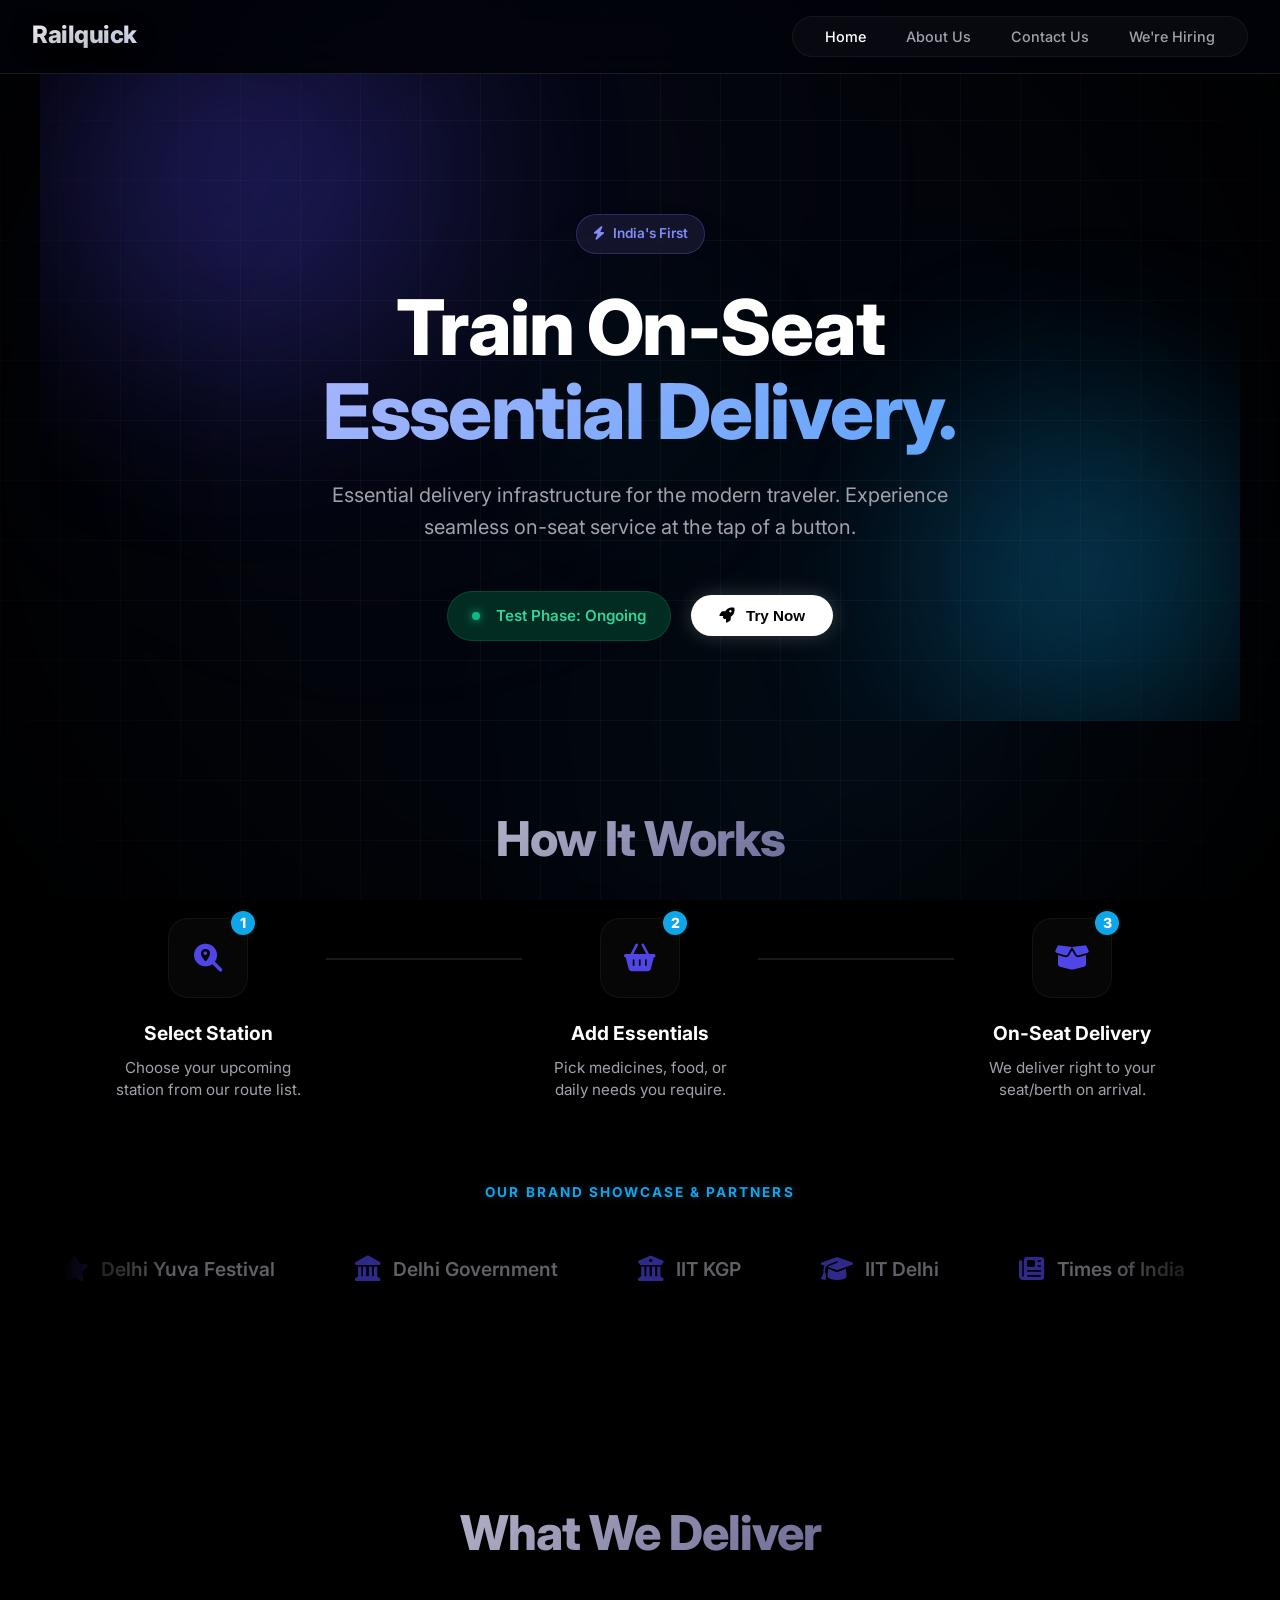
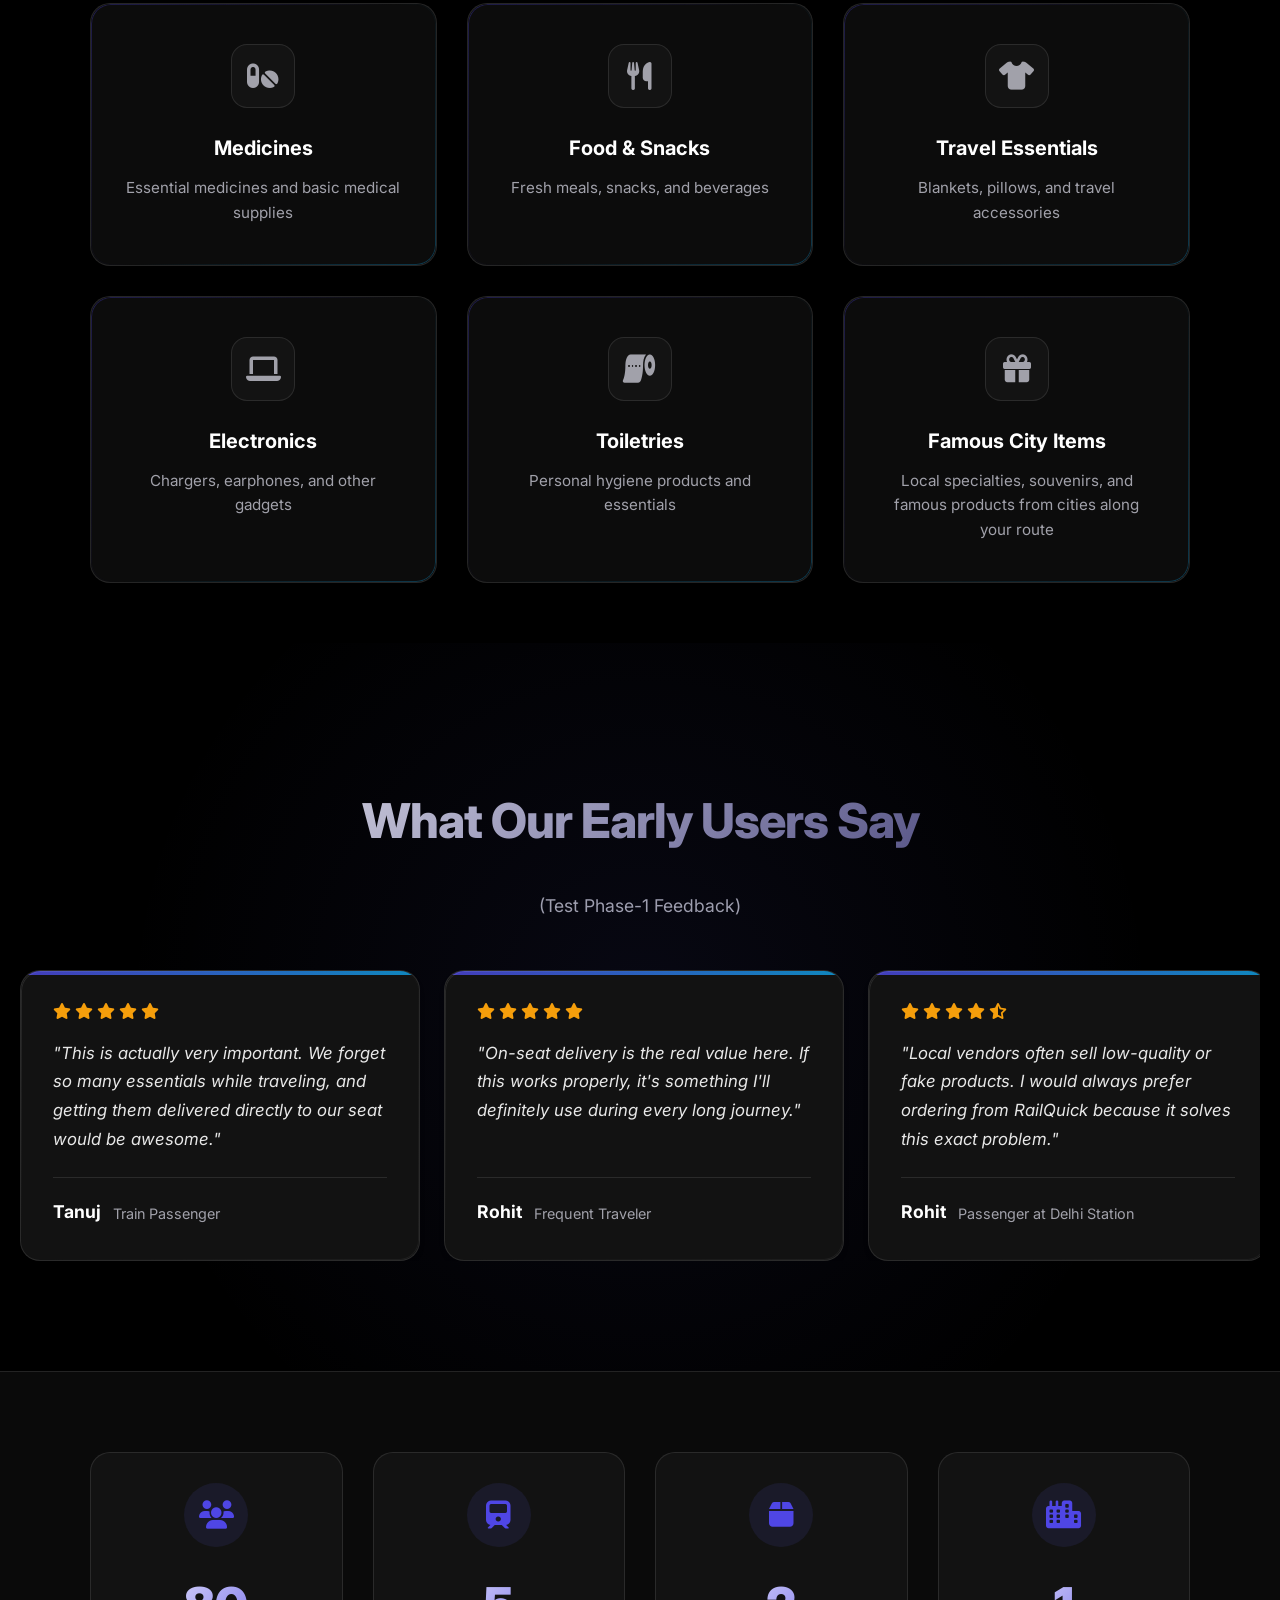
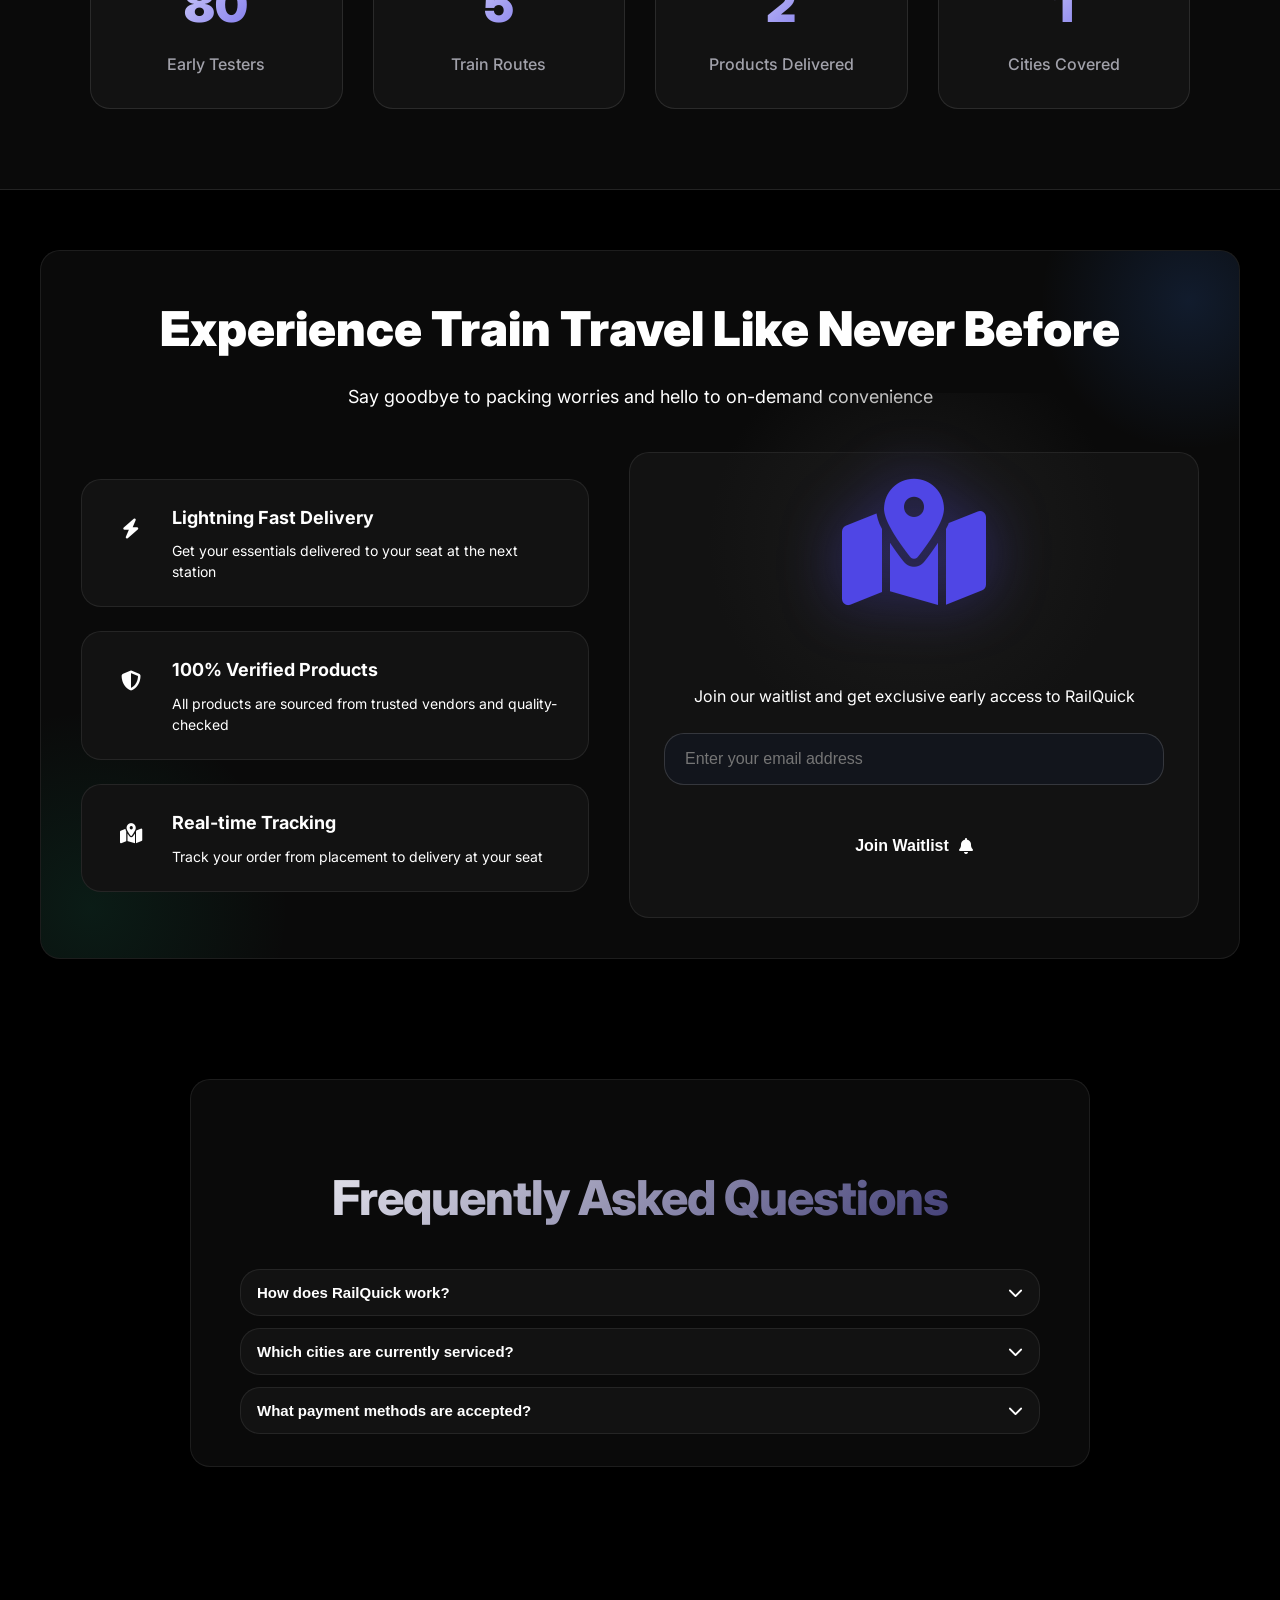
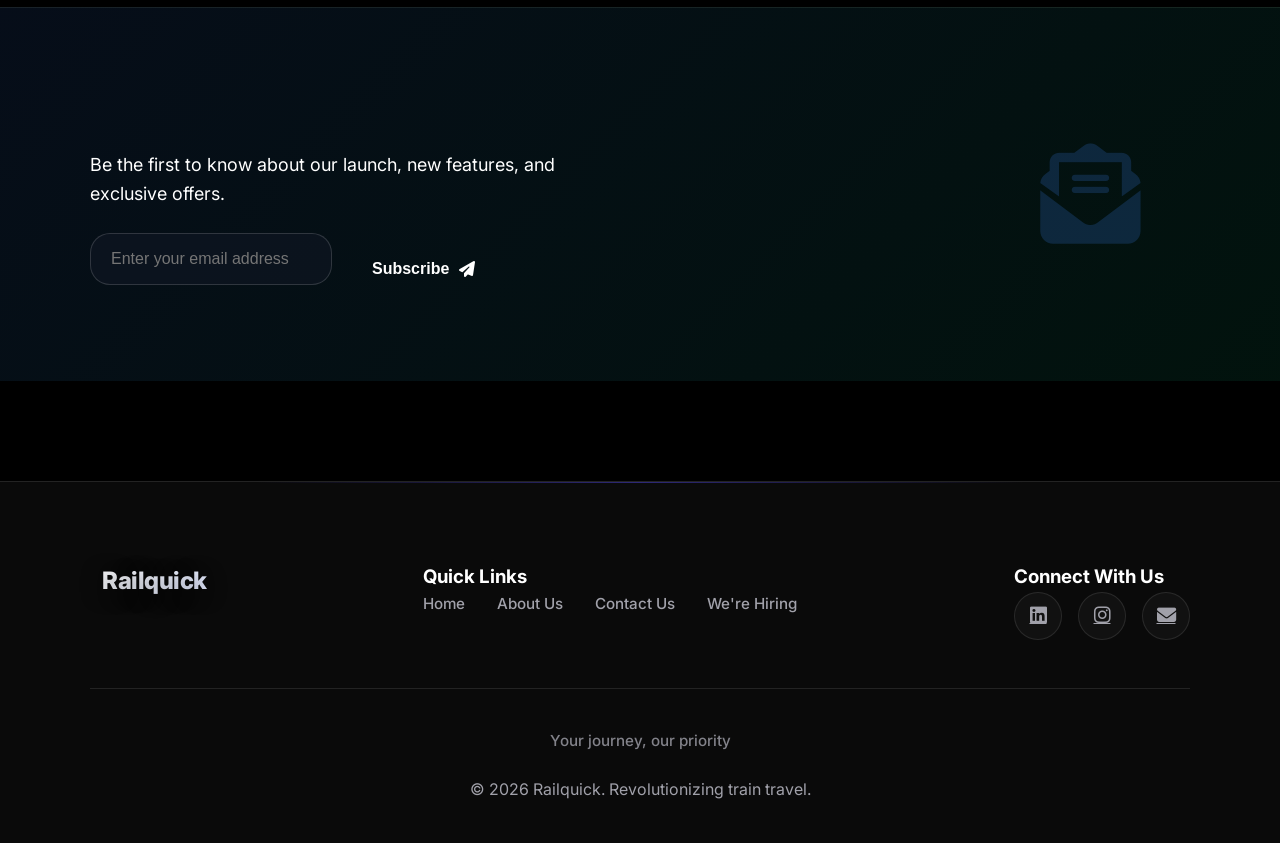
<file: index.html>
<!DOCTYPE html>
<html lang="en">

<head>
    <meta charset="UTF-8">
    <meta name="viewport" content="width=device-width, initial-scale=1.0">
    <title>Railquick - India's First Train On-Seat Essential Delivery</title>

    <link rel="icon" type="image/x-icon" href="Blue and Black Minimalist Brand Logo.ico">
    <link rel="stylesheet" href="styles.css">
    <link rel="preconnect" href="https://fonts.googleapis.com">
    <link rel="preconnect" href="https://fonts.gstatic.com" crossorigin>
    <link href="https://fonts.googleapis.com/css2?family=Inter:wght@300;400;500;600;700;800;900&display=swap"
        rel="stylesheet">
    <link rel="stylesheet" href="https://cdnjs.cloudflare.com/ajax/libs/font-awesome/6.4.0/css/all.min.css">
</head>

<body>
    <!-- Background Effect -->
    <div class="bg-effect"></div>

    <!-- Header -->
    <header class="header">
        <a href="#" id="logoLink" class="logo-container">
            <span class="logo-text">Railquick</span>
        </a>

        <!-- Desktop Navigation -->
        <nav class="nav-menu">
            <a href="#" id="homeLink" class="nav-link active">Home</a>
            <a href="#" id="aboutLink" class="nav-link">About Us</a>
            <a href="#" id="contactLink" class="nav-link">Contact Us</a>
            <a href="#" id="hiringLink" class="nav-link">We're Hiring</a>
        </nav>

        <!-- Mobile Menu Button -->
        <button class="mobile-menu-btn" id="mobileMenuBtn">
            <span class="bar"></span>
            <span class="bar"></span>
            <span class="bar"></span>
        </button>
    </header>

    <!-- Mobile Navigation Overlay -->
    <div class="mobile-nav-overlay" id="mobileNavOverlay">
        <div class="mobile-nav">
            <a href="#" id="mobileHomeLink" class="mobile-nav-link active">Home</a>
            <a href="#" id="mobileAboutLink" class="mobile-nav-link">About Us</a>
            <a href="#" id="mobileContactLink" class="mobile-nav-link">Contact Us</a>
            <a href="#" id="mobileHiringLink" class="mobile-nav-link">We're Hiring</a>
        </div>
    </div>

    <!-- Main Content -->
    <main class="main-content">
        <!-- Home Section -->
        <section id="homeSection" class="content-section active">
            <!-- Hero Section -->
            <div class="hero-section">
                <div class="hero-content">
                    <div class="hero-badge">
                        <i class="fas fa-bolt"></i>
                        <span>India's First</span>
                    </div>

                    <h1 class="hero-title">
                        Train On-Seat
                        <br>
                        <span class="title-bold">Essential Delivery.</span>
                    </h1>

                    <p class="hero-description">
                        Essential delivery infrastructure for the modern traveler.
                        Experience seamless on-seat service at the tap of a button.
                    </p>

                    <div class="hero-actions">
                        <a href="test.html" class="test-phase-btn">
                            <span class="live-dot"></span>
                            Test Phase: Ongoing
                        </a>
                        <button class="try-now-btn" id="tryNowBtn">
                            <i class="fas fa-rocket"></i>
                            Try Now
                        </button>
                    </div>
                </div>

                <!-- Hero Decoration Elements -->
                <div class="hero-decoration">
                    <div class="decoration-circle circle-1"></div>
                    <div class="decoration-circle circle-2"></div>
                    <div class="decoration-circle circle-3"></div>
                </div>
            </div>

            <!-- How It Works Section -->
            <div class="how-it-works-section">
                <h2 class="section-title">How It Works</h2>
                <div class="steps-container">
                    <div class="step-card">
                        <div class="step-icon">
                            <i class="fas fa-search-location"></i>
                            <div class="step-number">1</div>
                        </div>
                        <h3>Select Station</h3>
                        <p>Choose your upcoming station from our route list.</p>
                    </div>
                    <div class="step-connector"></div>
                    <div class="step-card">
                        <div class="step-icon">
                            <i class="fas fa-shopping-basket"></i>
                            <div class="step-number">2</div>
                        </div>
                        <h3>Add Essentials</h3>
                        <p>Pick medicines, food, or daily needs you require.</p>
                    </div>
                    <div class="step-connector"></div>
                    <div class="step-card">
                        <div class="step-icon">
                            <i class="fas fa-box-open"></i>
                            <div class="step-number">3</div>
                        </div>
                        <h3>On-Seat Delivery</h3>
                        <p>We deliver right to your seat/berth on arrival.</p>
                    </div>
                </div>
            </div>




            <!-- Brand Carousel Section -->
            <div class="brand-section">
                <div class="content-container">
                    <p class="brand-title">OUR BRAND SHOWCASE & PARTNERS</p>
                    <div class="brand-carousel">
                        <div class="brand-track">
                            <!-- Set 1 -->
                            <div class="brand-item"><i class="fas fa-star"></i> <span>Delhi Yuva Festival</span></div>
                            <div class="brand-item"><i class="fas fa-landmark"></i> <span>Delhi Government</span></div>
                            <div class="brand-item"><i class="fas fa-university"></i> <span>IIT KGP</span></div>
                            <div class="brand-item"><i class="fas fa-graduation-cap"></i> <span>IIT Delhi</span></div>
                            <div class="brand-item"><i class="fas fa-newspaper"></i> <span>Times of India</span></div>
                            <div class="brand-item"><i class="fas fa-tv"></i> <span>Aaj Tak</span></div>
                            <div class="brand-item"><i class="fas fa-broadcast-tower"></i> <span>ANI</span></div>

                            <!-- Set 2 (Duplicate for loop) -->
                            <div class="brand-item"><i class="fas fa-star"></i> <span>Delhi Yuva Festival</span></div>
                            <div class="brand-item"><i class="fas fa-landmark"></i> <span>Delhi Government</span></div>
                            <div class="brand-item"><i class="fas fa-university"></i> <span>IIT KGP</span></div>
                            <div class="brand-item"><i class="fas fa-graduation-cap"></i> <span>IIT Delhi</span></div>
                            <div class="brand-item"><i class="fas fa-newspaper"></i> <span>Times of India</span></div>
                            <div class="brand-item"><i class="fas fa-tv"></i> <span>Aaj Tak</span></div>
                            <div class="brand-item"><i class="fas fa-broadcast-tower"></i> <span>ANI</span></div>

                            <!-- Set 3 (Extra for seamless loop) -->
                            <div class="brand-item"><i class="fas fa-star"></i> <span>Delhi Yuva Festival</span></div>
                            <div class="brand-item"><i class="fas fa-landmark"></i> <span>Delhi Government</span></div>
                            <div class="brand-item"><i class="fas fa-university"></i> <span>IIT KGP</span></div>
                            <div class="brand-item"><i class="fas fa-graduation-cap"></i> <span>IIT Delhi</span></div>
                            <div class="brand-item"><i class="fas fa-newspaper"></i> <span>Times of India</span></div>
                            <div class="brand-item"><i class="fas fa-tv"></i> <span>Aaj Tak</span></div>
                            <div class="brand-item"><i class="fas fa-broadcast-tower"></i> <span>ANI</span></div>
                        </div>
                    </div>
                </div>
            </div>

            <!-- Product Categories -->
            <div class="product-categories">
                <h2 class="section-title">What We Deliver</h2>
                <div class="categories-container">
                    <div class="category-card">
                        <div class="category-icon">
                            <i class="fas fa-pills"></i>
                        </div>
                        <h3>Medicines</h3>
                        <p>Essential medicines and basic medical supplies</p>
                    </div>
                    <div class="category-card">
                        <div class="category-icon">
                            <i class="fas fa-utensils"></i>
                        </div>
                        <h3>Food & Snacks</h3>
                        <p>Fresh meals, snacks, and beverages</p>
                    </div>
                    <div class="category-card">
                        <div class="category-icon">
                            <i class="fas fa-tshirt"></i>
                        </div>
                        <h3>Travel Essentials</h3>
                        <p>Blankets, pillows, and travel accessories</p>
                    </div>
                    <div class="category-card">
                        <div class="category-icon">
                            <i class="fas fa-laptop"></i>
                        </div>
                        <h3>Electronics</h3>
                        <p>Chargers, earphones, and other gadgets</p>
                    </div>
                    <div class="category-card">
                        <div class="category-icon">
                            <i class="fas fa-toilet-paper"></i>
                        </div>
                        <h3>Toiletries</h3>
                        <p>Personal hygiene products and essentials</p>
                    </div>
                    <div class="category-card">
                        <div class="category-icon">
                            <i class="fas fa-gift"></i>
                        </div>
                        <h3>Famous City Items</h3>
                        <p>Local specialties, souvenirs, and famous products from cities along your route</p>
                    </div>
                </div>
            </div>

            <!-- Testimonials Section -->
            <div class="testimonials-section">
                <h2 class="section-title">What Our Early Users Say</h2>
                <p class="testimonials-subtitle">(Test Phase-1 Feedback)</p>

                <div class="testimonials-slider">
                    <div class="testimonial-track">
                        <!-- Testimonial 1 -->
                        <div class="testimonial-card">
                            <div class="testimonial-content">
                                <div class="testimonial-rating">
                                    <i class="fas fa-star"></i>
                                    <i class="fas fa-star"></i>
                                    <i class="fas fa-star"></i>
                                    <i class="fas fa-star"></i>
                                    <i class="fas fa-star"></i>
                                </div>
                                <p class="testimonial-text">"This is actually very important. We forget so many
                                    essentials while traveling, and getting them delivered directly to our seat would be
                                    awesome."</p>
                                <div class="testimonial-author">
                                    <h4 class="author-name">Tanuj</h4>
                                    <p class="author-title">Train Passenger</p>
                                </div>
                            </div>
                        </div>
                        <!-- Testimonial 2 -->
                        <div class="testimonial-card">
                            <div class="testimonial-content">
                                <div class="testimonial-rating">
                                    <i class="fas fa-star"></i>
                                    <i class="fas fa-star"></i>
                                    <i class="fas fa-star"></i>
                                    <i class="fas fa-star"></i>
                                    <i class="fas fa-star"></i>
                                </div>
                                <p class="testimonial-text">"On-seat delivery is the real value here. If this works
                                    properly, it's something I'll definitely use during every long journey."</p>
                                <div class="testimonial-author">
                                    <h4 class="author-name">Rohit</h4>
                                    <p class="author-title">Frequent Traveler</p>
                                </div>
                            </div>
                        </div>
                        <!-- Testimonial 3 -->
                        <div class="testimonial-card">
                            <div class="testimonial-content">
                                <div class="testimonial-rating">
                                    <i class="fas fa-star"></i>
                                    <i class="fas fa-star"></i>
                                    <i class="fas fa-star"></i>
                                    <i class="fas fa-star"></i>
                                    <i class="fas fa-star-half-alt"></i>
                                </div>
                                <p class="testimonial-text">"Local vendors often sell low-quality or fake products. I
                                    would always prefer ordering from RailQuick because it solves this exact problem."
                                </p>
                                <div class="testimonial-author">
                                    <h4 class="author-name">Rohit</h4>
                                    <p class="author-title">Passenger at Delhi Station</p>
                                </div>
                            </div>
                        </div>
                        <!-- Testimonial 4 -->
                        <div class="testimonial-card">
                            <div class="testimonial-content">
                                <div class="testimonial-rating">
                                    <i class="fas fa-star"></i>
                                    <i class="fas fa-star"></i>
                                    <i class="fas fa-star"></i>
                                    <i class="fas fa-star"></i>
                                    <i class="fas fa-star"></i>
                                </div>
                                <p class="testimonial-text">"I'll definitely use this service. No overpricing, no
                                    different or fake products — that's what travelers actually need."</p>
                                <div class="testimonial-author">
                                    <h4 class="author-name">Shreya</h4>
                                    <p class="author-title">Solo Traveler</p>
                                </div>
                            </div>
                        </div>
                        <!-- Testimonial 5 -->
                        <div class="testimonial-card">
                            <div class="testimonial-content">
                                <div class="testimonial-rating">
                                    <i class="fas fa-star"></i>
                                    <i class="fas fa-star"></i>
                                    <i class="fas fa-star"></i>
                                    <i class="fas fa-star"></i>
                                    <i class="fas fa-star-half-alt"></i>
                                </div>
                                <p class="testimonial-text">"Finding trusted products during a train journey is always a
                                    problem. RailQuick makes it simple, reliable, and stress-free."</p>
                                <div class="testimonial-author">
                                    <h4 class="author-name">Varun</h4>
                                    <p class="author-title">Regular Commuter</p>
                                </div>
                            </div>
                        </div>
                        <!-- Testimonial 6 -->
                        <div class="testimonial-card">
                            <div class="testimonial-content">
                                <div class="testimonial-rating">
                                    <i class="fas fa-star"></i>
                                    <i class="fas fa-star"></i>
                                    <i class="fas fa-star"></i>
                                    <i class="fas fa-star"></i>
                                    <i class="fas fa-star"></i>
                                </div>
                                <p class="testimonial-text">"Knowing that the products are verified gives confidence. I
                                    don't mind ordering if I know I'm getting genuine items."</p>
                                <div class="testimonial-author">
                                    <h4 class="author-name">Gaurav</h4>
                                    <p class="author-title">Business Traveler</p>
                                </div>
                            </div>
                        </div>
                        <!-- Testimonial 7 -->
                        <div class="testimonial-card">
                            <div class="testimonial-content">
                                <div class="testimonial-rating">
                                    <i class="fas fa-star"></i>
                                    <i class="fas fa-star"></i>
                                    <i class="fas fa-star"></i>
                                    <i class="fas fa-star"></i>
                                    <i class="fas fa-star-half-alt"></i>
                                </div>
                                <p class="testimonial-text">"This feels like a service Indian Railways passengers have
                                    needed for a long time."</p>
                                <div class="testimonial-author">
                                    <h4 class="author-name">Ayush</h4>
                                    <p class="author-title">Student Traveler</p>
                                </div>
                            </div>
                        </div>
                        <!-- DUPLICATE SET FOR SEAMLESS LOOP -->
                        <!-- Testimonial 1 Duplicate -->
                        <div class="testimonial-card">
                            <div class="testimonial-content">
                                <div class="testimonial-rating">
                                    <i class="fas fa-star"></i>
                                    <i class="fas fa-star"></i>
                                    <i class="fas fa-star"></i>
                                    <i class="fas fa-star"></i>
                                    <i class="fas fa-star"></i>
                                </div>
                                <p class="testimonial-text">"This is actually very important. We forget so many
                                    essentials while traveling, and getting them delivered directly to our seat would be
                                    awesome."</p>
                                <div class="testimonial-author">
                                    <h4 class="author-name">Tanuj</h4>
                                    <p class="author-title">Train Passenger</p>
                                </div>
                            </div>
                        </div>
                        <!-- Testimonial 2 Duplicate -->
                        <div class="testimonial-card">
                            <div class="testimonial-content">
                                <div class="testimonial-rating">
                                    <i class="fas fa-star"></i>
                                    <i class="fas fa-star"></i>
                                    <i class="fas fa-star"></i>
                                    <i class="fas fa-star"></i>
                                    <i class="fas fa-star"></i>
                                </div>
                                <p class="testimonial-text">"On-seat delivery is the real value here. If this works
                                    properly, it's something I'll definitely use during every long journey."</p>
                                <div class="testimonial-author">
                                    <h4 class="author-name">Rohit</h4>
                                    <p class="author-title">Frequent Traveler</p>
                                </div>
                            </div>
                        </div>
                        <!-- Testimonial 3 Duplicate -->
                        <div class="testimonial-card">
                            <div class="testimonial-content">
                                <div class="testimonial-rating">
                                    <i class="fas fa-star"></i>
                                    <i class="fas fa-star"></i>
                                    <i class="fas fa-star"></i>
                                    <i class="fas fa-star"></i>
                                    <i class="fas fa-star-half-alt"></i>
                                </div>
                                <p class="testimonial-text">"Local vendors often sell low-quality or fake products. I
                                    would always prefer ordering from RailQuick because it solves this exact problem."
                                </p>
                                <div class="testimonial-author">
                                    <h4 class="author-name">Rohit</h4>
                                    <p class="author-title">Passenger at Delhi Station</p>
                                </div>
                            </div>
                        </div>
                        <!-- Testimonial 4 Duplicate -->
                        <div class="testimonial-card">
                            <div class="testimonial-content">
                                <div class="testimonial-rating">
                                    <i class="fas fa-star"></i>
                                    <i class="fas fa-star"></i>
                                    <i class="fas fa-star"></i>
                                    <i class="fas fa-star"></i>
                                    <i class="fas fa-star"></i>
                                </div>
                                <p class="testimonial-text">"I'll definitely use this service. No overpricing, no
                                    different or fake products — that's what travelers actually need."</p>
                                <div class="testimonial-author">
                                    <h4 class="author-name">Shreya</h4>
                                    <p class="author-title">Solo Traveler</p>
                                </div>
                            </div>
                        </div>
                        <!-- Testimonial 5 Duplicate -->
                        <div class="testimonial-card">
                            <div class="testimonial-content">
                                <div class="testimonial-rating">
                                    <i class="fas fa-star"></i>
                                    <i class="fas fa-star"></i>
                                    <i class="fas fa-star"></i>
                                    <i class="fas fa-star"></i>
                                    <i class="fas fa-star-half-alt"></i>
                                </div>
                                <p class="testimonial-text">"Finding trusted products during a train journey is always a
                                    problem. RailQuick makes it simple, reliable, and stress-free."</p>
                                <div class="testimonial-author">
                                    <h4 class="author-name">Varun</h4>
                                    <p class="author-title">Regular Commuter</p>
                                </div>
                            </div>
                        </div>
                        <!-- Testimonial 6 Duplicate -->
                        <div class="testimonial-card">
                            <div class="testimonial-content">
                                <div class="testimonial-rating">
                                    <i class="fas fa-star"></i>
                                    <i class="fas fa-star"></i>
                                    <i class="fas fa-star"></i>
                                    <i class="fas fa-star"></i>
                                    <i class="fas fa-star"></i>
                                </div>
                                <p class="testimonial-text">"Knowing that the products are verified gives confidence. I
                                    don't mind ordering if I know I'm getting genuine items."</p>
                                <div class="testimonial-author">
                                    <h4 class="author-name">Gaurav</h4>
                                    <p class="author-title">Business Traveler</p>
                                </div>
                            </div>
                        </div>
                        <!-- Testimonial 7 Duplicate -->
                        <div class="testimonial-card">
                            <div class="testimonial-content">
                                <div class="testimonial-rating">
                                    <i class="fas fa-star"></i>
                                    <i class="fas fa-star"></i>
                                    <i class="fas fa-star"></i>
                                    <i class="fas fa-star"></i>
                                    <i class="fas fa-star-half-alt"></i>
                                </div>
                                <p class="testimonial-text">"This feels like a service Indian Railways passengers have
                                    needed for a long time."</p>
                                <div class="testimonial-author">
                                    <h4 class="author-name">Ayush</h4>
                                    <p class="author-title">Student Traveler</p>
                                </div>
                            </div>
                        </div>
                    </div>
                </div>
            </div>

            <!-- Statistics Section -->
            <div class="stats-section">
                <div class="stats-container">
                    <div class="stat-item">
                        <div class="stat-icon">
                            <i class="fas fa-users"></i>
                        </div>
                        <div class="stat-number" data-target="80">0</div>
                        <div class="stat-label">Early Testers</div>
                    </div>
                    <div class="stat-item">
                        <div class="stat-icon">
                            <i class="fas fa-train"></i>
                        </div>
                        <div class="stat-number" data-target="5">0</div>
                        <div class="stat-label">Train Routes</div>
                    </div>
                    <div class="stat-item">
                        <div class="stat-icon">
                            <i class="fas fa-box"></i>
                        </div>
                        <div class="stat-number" data-target="2">0</div>
                        <div class="stat-label">Products Delivered</div>
                    </div>
                    <div class="stat-item">
                        <div class="stat-icon">
                            <i class="fas fa-city"></i>
                        </div>
                        <div class="stat-number" data-target="1">0</div>
                        <div class="stat-label">Cities Covered</div>
                    </div>
                </div>
            </div>

            <!-- Experience Section -->
            <div class="experience-section">
                <div class="experience-container">
                    <div class="experience-header">
                        <h2 class="experience-title">Experience Train Travel Like Never Before</h2>
                        <p class="experience-subtitle">Say goodbye to packing worries and hello to on-demand convenience
                        </p>
                    </div>

                    <div class="experience-content">
                        <div class="experience-features">
                            <div class="experience-feature">
                                <div class="feature-icon">
                                    <i class="fas fa-bolt"></i>
                                </div>
                                <div class="feature-info">
                                    <h4>Lightning Fast Delivery</h4>
                                    <p>Get your essentials delivered to your seat at the next station</p>
                                </div>
                            </div>

                            <div class="experience-feature">
                                <div class="feature-icon">
                                    <i class="fas fa-shield-alt"></i>
                                </div>
                                <div class="feature-info">
                                    <h4>100% Verified Products</h4>
                                    <p>All products are sourced from trusted vendors and quality-checked</p>
                                </div>
                            </div>

                            <div class="experience-feature">
                                <div class="feature-icon">
                                    <i class="fas fa-map-marked-alt"></i>
                                </div>
                                <div class="feature-info">
                                    <h4>Real-time Tracking</h4>
                                    <p>Track your order from placement to delivery at your seat</p>
                                </div>
                            </div>
                        </div>

                        <div class="experience-cta">
                            <div class="experience-illustration">
                                <!-- Removed train animation heavily requested by user -->
                                <div class="premium-illustration">
                                    <i class="fas fa-map-marked-alt illustration-icon"></i>
                                </div>
                            </div>

                            <div class="experience-form-container">
                                <h3>Be the First to Experience RailQuick</h3>
                                <p>Join our waitlist and get exclusive early access to RailQuick</p>

                                <form id="experienceNotifyForm" class="experience-form">
                                    <div class="form-group">
                                        <input type="email" id="experienceEmailInput"
                                            placeholder="Enter your email address" class="experience-email-input"
                                            required>
                                    </div>
                                    <button type="submit" class="experience-notify-btn" id="experienceNotifyBtn">
                                        <span class="btn-text">Join Waitlist</span>
                                        <i class="fas fa-bell"></i>
                                    </button>
                                </form>

                                <div id="experienceEmailMessage" class="experience-message"></div>
                            </div>
                        </div>
                    </div>
                </div>
            </div>

            <!-- FAQ Section -->
            <div class="faq-section">
                <h2 class="section-title">Frequently Asked Questions</h2>
                <div class="faq-container">
                    <div class="faq-item">
                        <button class="faq-question">
                            <span>How does RailQuick work?</span>
                            <i class="fas fa-chevron-down"></i>
                        </button>
                        <div class="faq-answer">
                            <p>Simply enter your PNR, browse our catalog of essentials, and place your order. We'll
                                deliver it right to your train seat at next station.</p>
                        </div>
                    </div>
                    <div class="faq-item">
                        <button class="faq-question">
                            <span>Which cities are currently serviced?</span>
                            <i class="fas fa-chevron-down"></i>
                        </button>
                        <div class="faq-answer">
                            <p>We are currently testing our services in Delhi at Hazrat Nizamuddin, New Delhi, Delhi
                                Junction, and Anand Vihar Terminal. We'll be expanding to more cities soon!</p>
                        </div>
                    </div>
                    <div class="faq-item">
                        <button class="faq-question">
                            <span>What payment methods are accepted?</span>
                            <i class="fas fa-chevron-down"></i>
                        </button>
                        <div class="faq-answer">
                            <p>We accept various payment methods, including credit/debit cards, UPI, and cash on
                                delivery (COD) for your convenience.</p>
                        </div>
                    </div>
                </div>
            </div>
        </section>

        <!-- About Us Section -->
        <section id="aboutSection" class="content-section">
            <div class="content-container">
                <h2 class="section-title">About RailQuick</h2>

                <div class="about-content">
                    <div class="about-intro">
                        <h3>RailQuick: Your Train Seat, One Click Away from Essentials</h3>
                        <p>Train journeys just got smarter—order medicines, snacks, or anything via PNR in minutes. From
                            a real traveler's pain to your hassle-free ride.</p>
                    </div>

                    <div class="about-story">
                        <h3>Our Story</h3>
                        <p>Kartik Guleria, founder, was traveling to Shirdi when his mom pointed out the gap: no quick
                            delivery for medicines or essentials on trains, unlike 10-min urban services. Research
                            confirmed no app existed—food apps stopped at trains, ignoring everyday needs. After deep
                            thinking, Kartik shared the vision with friend Harshit Sinha; now they're building RailQuick
                            together, turning that journey frustration into seamless seat-side delivery.</p>
                    </div>

                    <div class="about-mission">
                        <h3>Mission & Values</h3>
                        <p><strong>Mission:</strong> Empower travelers to enjoy journeys fully—hassle-free, with
                            one-click delivery of anything to their seat, anytime. RailQuick innovates rail logistics by
                            blending quick commerce with train tracking for ultra-fast, precise drops.</p>

                        <div class="core-values">
                            <h4>Core Values:</h4>
                            <ul>
                                <li><strong>Passenger-First Hustle:</strong> Prioritize speed and reliability over
                                    everything.</li>
                                <li><strong>Innovate Boldly:</strong> Challenge "train food only" norms with full
                                    essentials.</li>
                                <li><strong>Build Together:</strong> From two founders to a growing family, learning
                                    through action.</li>
                            </ul>
                        </div>
                    </div>

                    <div class="about-team">
                        <h3>Meet the Team</h3>
                        <div class="team-grid">
                            <div class="team-member-card">
                                <div class="member-image">
                                    <img src="1762616922445.jpeg" alt="Kartik Guleria" />
                                    <div class="member-social">
                                        <a href="https://www.linkedin.com/in/kartikguleria1/" target="_blank"
                                            class="social-link">
                                            <i class="fab fa-linkedin"></i>
                                        </a>
                                        <a href="mailto:kartikguleria12@gmail.com" class="social-link">
                                            <i class="fas fa-envelope"></i>
                                        </a>
                                    </div>
                                </div>
                                <div class="member-details">
                                    <h4 class="member-name">Kartik Guleria</h4>
                                    <p class="member-title">Founder & CEO</p>
                                    <div class="member-badges">
                                        <span class="badge">Product Vision</span>
                                        <span class="badge">Strategy</span>
                                    </div>
                                    <p class="member-description">Kartik enjoys building new things and turning ideas
                                        into useful products. He has worked on projects like RoverRental and
                                        BlackZspace, and now contributes to RailQuick with the same curiosity and focus
                                        on making the user experience better.</p>
                                </div>
                            </div>

                            <div class="team-member-card">
                                <div class="member-image">
                                    <img src="1754411802709.jpeg" alt="Harshit Sinha" />
                                    <div class="member-social">
                                        <a href="https://www.linkedin.com/in/harshit-sinha-3833172a1/" target="_blank"
                                            class="social-link">
                                            <i class="fab fa-linkedin"></i>
                                        </a>
                                        <a href="mailto:sinhah166@gmail.com" class="social-link">
                                            <i class="fas fa-envelope"></i>
                                        </a>
                                    </div>
                                </div>
                                <div class="member-details">
                                    <h4 class="member-name">Harshit Sinha</h4>
                                    <p class="member-title">Founder & Operation Head</p>
                                    <div class="member-badges">
                                        <span class="badge">Operations</span>
                                        <span class="badge">Logistics</span>
                                    </div>
                                    <p class="member-description">Harshit likes managing how things work and making sure
                                        everything runs smoothly. At RailQuick, he helps organize tasks and supports the
                                        team so that features and operations stay on track. He believes small
                                        improvements can make a big difference in the overall experience.</p>
                                </div>
                            </div>

                            <div class="team-member-card">
                                <div class="member-image">
                                    <img src="WhatsApp Image 2025-12-17 at 04.16.03.jpeg" alt="Avni Porwal" />
                                    <div class="member-social">
                                        <a href="https://www.linkedin.com/in/avniporwal/" target="_blank"
                                            class="social-link">
                                            <i class="fab fa-linkedin"></i>
                                        </a>
                                        <a href="mailto:avni@railquick.com" class="social-link">
                                            <i class="fas fa-envelope"></i>
                                        </a>
                                    </div>
                                </div>
                                <div class="member-details">
                                    <h4 class="member-name">Avni Porwal</h4>
                                    <p class="member-title">Design Lead</p>
                                    <div class="member-badges">
                                        <span class="badge">UI/UX</span>
                                        <span class="badge">Branding</span>
                                    </div>
                                    <p class="member-description">Avni brings creativity and user-centric design
                                        thinking to RailQuick. With a keen eye for detail and a passion for intuitive
                                        interfaces, she ensures that every interaction with RailQuick is seamless and
                                        delightful for travelers.</p>
                                </div>
                            </div>

                            <div class="team-member-card">
                                <div class="member-image">
                                    <img src="WhatsApp Image 2025-12-17 at 04.16.03 (1).jpeg" alt="Anushka" />
                                    <div class="member-social">
                                        <a href="https://www.linkedin.com/in/anushka-railquick/" target="_blank"
                                            class="social-link">
                                            <i class="fab fa-linkedin"></i>
                                        </a>
                                        <a href="mailto:anushka@railquick.com" class="social-link">
                                            <i class="fas fa-envelope"></i>
                                        </a>
                                    </div>
                                </div>
                                <div class="member-details">
                                    <h4 class="member-name">Anushka</h4>
                                    <p class="member-title">Social Content Manager</p>
                                    <div class="member-badges">
                                        <span class="badge">Content</span>
                                        <span class="badge">Social Media</span>
                                    </div>
                                    <p class="member-description">Anushka crafts compelling stories and engaging content
                                        that connects RailQuick with its community. Her creative approach to social
                                        media helps travelers discover the convenience of on-seat delivery services.</p>
                                </div>
                            </div>
                        </div>
                    </div>

                    <div class="about-hiring">
                        <p>We're in early phase—hiring hungry builders! Join our family to hustle, fail fast, and launch
                            big.</p>
                        <a href="#" id="aboutHiringLink" class="apply-now-btn">Apply Now</a>
                    </div>
                </div>
            </div>
        </section>

        <!-- Contact Us Section -->
        <section id="contactSection" class="content-section">
            <div class="content-container">
                <h2 class="section-title">Contact Us</h2>

                <!-- Contact Us Form -->
                <div class="contact-form">
                    <h3 class="contact-form-title">Get in Touch</h3>
                    <form id="contactForm">
                        <div class="form-group">
                            <label for="contactName" class="form-label">Name *</label>
                            <input type="text" id="contactName" name="name" class="form-input" required>
                        </div>

                        <div class="form-group">
                            <label for="contactEmail" class="form-label">Email ID *</label>
                            <input type="email" id="contactEmail" name="email" class="form-input" required>
                        </div>

                        <div class="form-group">
                            <label for="contactInquiry" class="form-label">Your Inquiry *</label>
                            <textarea id="contactInquiry" name="inquiry" class="form-textarea" rows="5"
                                required></textarea>
                        </div>

                        <button type="submit" class="submit-application-btn">
                            <span class="btn-text">Send Message</span>
                            <i class="fas fa-spinner fa-spin btn-loader" style="display: none;"></i>
                        </button>
                    </form>

                    <div id="contactMessage"></div>
                </div>

                <!-- Founder & Team Profiles -->
                <div class="founder-section">
                    <h3 class="founder-section-title">Contact Founders</h3>
                    <div class="team-grid">
                        <div class="team-member-card">
                            <div class="member-image">
                                <img src="1762616922445.jpeg" alt="Kartik Guleria" />
                            </div>

                            <div class="member-details">
                                <h3 class="member-name">Kartik Guleria</h3>
                                <p class="member-title">Founder & CEO</p>

                                <div class="member-contact">
                                    <div class="contact-info">
                                        <div class="contact-item">
                                            <svg class="contact-icon" fill="none" stroke="currentColor"
                                                viewBox="0 0 24 24">
                                                <path stroke-linecap="round" stroke-linejoin="round" stroke-width="2"
                                                    d="M3 8l7.89 5.26a2 2 0 002.22 0L21 8M5 19h14a2 2 0 002-2V7a2 2 0 00-2-2H5a2 2 0 00-2 2v10a2 2 0 002 2z">
                                                </path>
                                            </svg>
                                            <a href="mailto:kartikguleria12@gmail.com"
                                                class="contact-link">kartikguleria12@gmail.com</a>
                                        </div>
                                        <div class="contact-item">
                                            <i class="fab fa-linkedin contact-icon"></i>
                                            <a href="https://www.linkedin.com/in/kartikguleria1/" target="_blank"
                                                class="contact-link">LinkedIn Profile</a>
                                        </div>
                                    </div>
                                </div>
                            </div>
                        </div>

                        <div class="team-member-card">
                            <div class="member-image">
                                <img src="1754411802709.jpeg" alt="Harshit Sinha" />
                            </div>

                            <div class="member-details">
                                <h3 class="member-name">Harshit Sinha</h3>
                                <p class="member-title">Founder & Operation Head</p>

                                <div class="member-contact">
                                    <div class="contact-info">
                                        <div class="contact-item">
                                            <svg class="contact-icon" fill="none" stroke="currentColor"
                                                viewBox="0 0 24 24">
                                                <path stroke-linecap="round" stroke-linejoin="round" stroke-width="2"
                                                    d="M3 8l7.89 5.26a2 2 0 002.22 0L21 8M5 19h14a2 2 0 002-2V7a2 2 0 00-2-2H5a2 2 0 00-2 2v10a2 2 0 002 2z">
                                                </path>
                                            </svg>
                                            <a href="mailto:sinhah166@gmail.com"
                                                class="contact-link">sinhah166@gmail.com</a>
                                        </div>
                                        <div class="contact-item">
                                            <i class="fab fa-linkedin contact-icon"></i>
                                            <a href="https://www.linkedin.com/in/harshit-sinha-3833172a1/"
                                                target="_blank" class="contact-link">LinkedIn Profile</a>
                                        </div>
                                    </div>
                                </div>
                            </div>
                        </div>
                    </div>
                </div>
            </div>
        </section>

        <!-- Hiring Section -->
        <section id="hiringSection" class="content-section">
            <div class="hiring-section">
                <div class="hiring-container">
                    <h2 class="section-title">Join Our Team</h2>

                    <div class="hiring-message">
                        <p>Hey,</p>
                        <p>We're not some big company — we're building one, from the ground up. RailQuick started
                            because of a problem every traveler has faced, and we decided to fix it. No fancy talk —
                            just pure hustle, ideas, and long nights turning dreams into reality.</p>
                        <p>We've given our time, skills, and everything we've got to make this happen. Now, we need a
                            crew — hungry minds who want to build, learn, fail fast, and grow faster.</p>
                        <p>If you're someone who believes in action over talk, who's ready to give real time and energy
                            — welcome. We're not hiring employees. We're building a family.</p>
                        <p>Let's go make something crazy together.</p>
                    </div>

                    <form id="hiringForm" class="hiring-form">
                        <div class="form-group">
                            <label for="applicantName" class="form-label">Name *</label>
                            <input type="text" id="applicantName" name="name" class="form-input" required>
                        </div>

                        <div class="form-group">
                            <label for="applicantEmail" class="form-label">Email ID *</label>
                            <input type="email" id="applicantEmail" name="email" class="form-input" required>
                        </div>

                        <div class="form-group">
                            <label for="applicantPhone" class="form-label">Contact Number</label>
                            <input type="tel" id="applicantPhone" name="phone" class="form-input">
                        </div>

                        <div class="form-group">
                            <label for="applicantReason" class="form-label">Why do you want to join us? *</label>
                            <textarea id="applicantReason" name="reason" class="form-textarea" rows="4"
                                required></textarea>
                        </div>

                        <div class="form-group">
                            <label for="applicantLinkedIn" class="form-label">LinkedIn Profile *</label>
                            <input type="url" id="applicantLinkedIn" name="linkedin" class="form-input" required>
                        </div>

                        <div class="form-group">
                            <label for="applicantJourney" class="form-label">Previous Work/Journey</label>
                            <textarea id="applicantJourney" name="journey" class="form-textarea" rows="4"></textarea>
                        </div>

                        <button type="submit" class="submit-application-btn">
                            <span class="btn-text">Submit Application</span>
                            <i class="fas fa-spinner fa-spin btn-loader" style="display: none;"></i>
                        </button>
                    </form>

                    <div id="hiringMessage"></div>
                </div>
            </div>
        </section>
    </main>

    <!-- Newsletter Section -->
    <div class="newsletter-section">
        <div class="newsletter-container">
            <div class="newsletter-content">
                <h2 class="newsletter-title">Stay Updated with RailQuick</h2>
                <p class="newsletter-description">Be the first to know about our launch, new features, and exclusive
                    offers.</p>
                <form id="newsletterForm" class="newsletter-form">
                    <div class="form-group">
                        <input type="email" id="newsletterEmail" placeholder="Enter your email address"
                            class="newsletter-input" required>
                    </div>
                    <button type="submit" class="newsletter-btn">
                        <span class="btn-text">Subscribe</span>
                        <i class="fas fa-paper-plane"></i>
                    </button>
                </form>
                <div id="newsletterMessage" class="newsletter-message"></div>
            </div>
            <div class="newsletter-illustration">
                <i class="fas fa-envelope-open-text"></i>
            </div>
        </div>
    </div>

    <!-- Footer -->
    <footer class="footer">
        <div class="footer-content">
            <div class="footer-top">
                <div class="footer-logo">
                    <div class="brand-element"></div>
                    <span class="logo-text">Railquick</span>
                </div>

                <div class="footer-links-section">
                    <h3 class="footer-links-title">Quick Links</h3>
                    <div class="footer-links">
                        <a href="#" id="footerHomeLink" class="footer-link">Home</a>
                        <a href="#" id="footerAboutLink" class="footer-link">About Us</a>
                        <a href="#" id="footerContactLink" class="footer-link">Contact Us</a>
                        <a href="#" id="footerHiringLink" class="footer-link">We're Hiring</a>
                    </div>
                </div>

                <div class="footer-social-section">
                    <h3 class="social-links-title">Connect With Us</h3>
                    <div class="footer-social">
                        <a href="https://www.linkedin.com/company/railquick/" target="_blank" class="social-link">
                            <i class="fab fa-linkedin"></i>
                        </a>
                        <a href="https://www.instagram.com/railquick/" target="_blank" class="social-link">
                            <i class="fab fa-instagram"></i>
                        </a>
                        <a href="mailto:contact.railquick@gmail.com" class="social-link">
                            <i class="fas fa-envelope"></i>
                        </a>
                    </div>
                </div>
            </div>

            <div class="footer-bottom">
                <p class="footer-tagline">Your journey, our priority</p>
                <p class="footer-copyright">© 2026 Railquick. Revolutionizing train travel.</p>
            </div>
        </div>
    </footer>

    <!-- Try Now Modal -->
    <div id="tryNowModal" class="modal">
        <div class="modal-content">
            <div class="modal-header">
                <div class="modal-icon">
                    <i class="fas fa-train"></i>
                </div>
                <h3>We're Coming Soon to Railways!</h3>
                <button class="close-modal" id="closeTryNowModal">
                    <i class="fas fa-times"></i>
                </button>
            </div>
            <div class="modal-body">
                <div class="modal-description">
                    <p>Get ready to experience the future of train travel. Order anything you need, directly to your
                        seat.</p>
                    <p>Be the first to know when we launch!</p>
                    <div class="feature-highlights">
                        <div class="feature-item">
                            <i class="fas fa-bolt"></i>
                            <span> Quick Delivery</span>
                        </div>
                        <div class="feature-item">
                            <i class="fas fa-map-marked-alt"></i>
                            <span>Real-time Tracking</span>
                        </div>
                        <div class="feature-item">
                            <i class="fas fa-shield-alt"></i>
                            <span>Verified Products</span>
                        </div>
                    </div>
                </div>
                <div class="email-signup">
                    <input type="email" id="tryNowEmailInput" placeholder="Enter your email address"
                        class="email-input">
                    <button id="tryNowNotifyBtn" class="notify-btn">
                        <span class="btn-text">Notify Me</span>
                        <i class="fas fa-spinner fa-spin btn-loader" style="display: none;"></i>
                    </button>
                </div>
                <div id="tryNowEmailMessage"></div>
            </div>
            <div class="modal-footer">
                <button class="modal-btn" id="closeTryNowModalBtn">Got it</button>
            </div>
        </div>
    </div>

    <script src="script.js"></script>
</body>

</html>
</file>
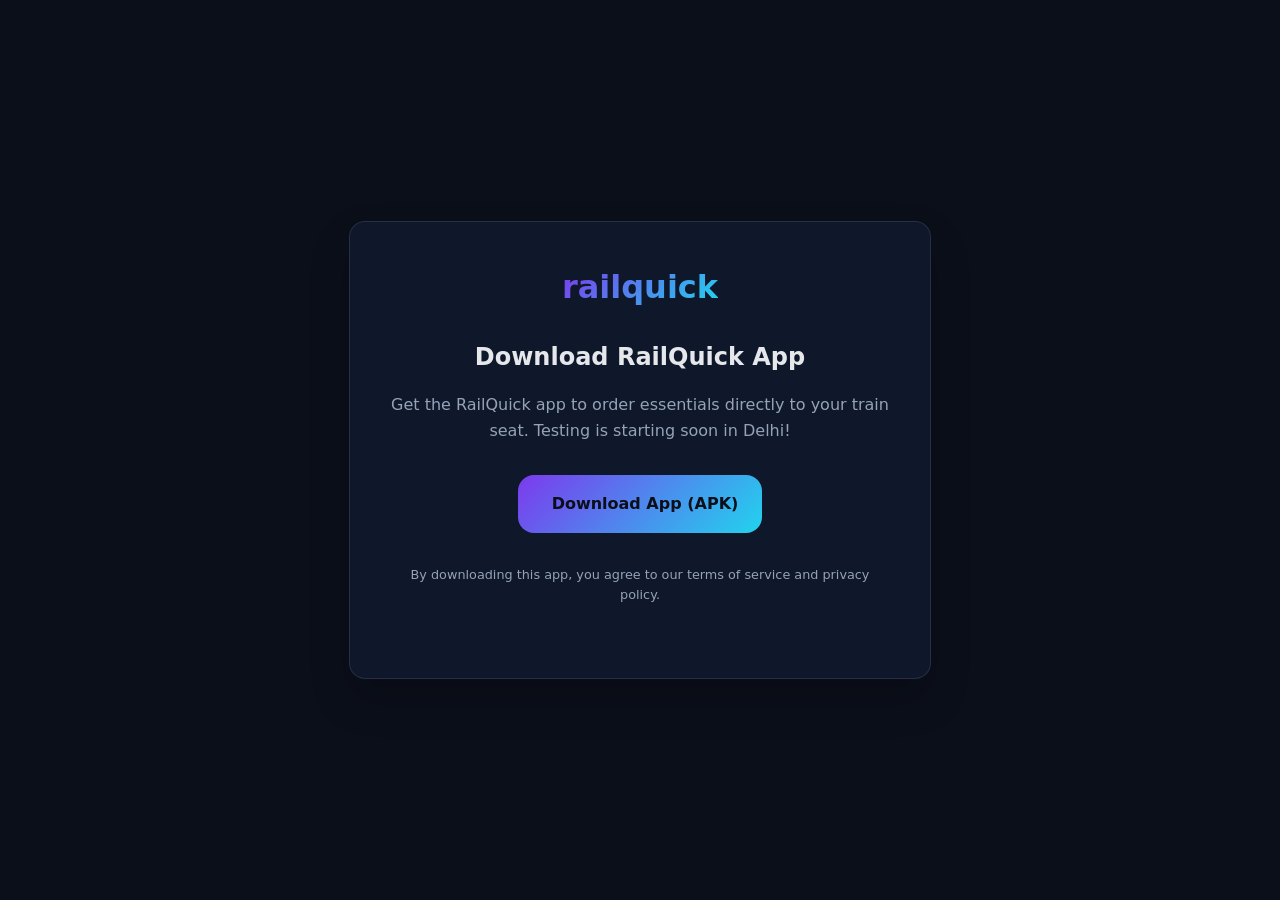
<file: download.html>
<!DOCTYPE html>
<html lang="en">
<head>
    <meta charset="UTF-8">
    <meta name="viewport" content="width=device-width, initial-scale=1.0">
    <title>Download RailQuick App</title>
    
    <!-- Favicon -->
    <link rel="icon" type="image/x-icon" href="Blue and Black Minimalist Brand Logo.ico">

    <!-- Basic Styling -->
    <style>
        :root {
            --bg: #0b0f1a;
            --surface: #0f172a;
            --card: #111827;
            --text: #e5e7eb;
            --muted: #94a3b8;
            --brand: #7c3aed;
            --brand2: #22d3ee;
            --radius: 16px;
        }

        body {
            font-family: 'Inter', system-ui, -apple-system, BlinkMacSystemFont, 'Segoe UI', Roboto, sans-serif;
            background: var(--bg);
            color: var(--text);
            line-height: 1.6;
            margin: 0;
            padding: 0;
            display: flex;
            justify-content: center;
            align-items: center;
            min-height: 100vh;
            text-align: center;
        }

        .download-container {
            background: var(--surface);
            border-radius: var(--radius);
            padding: 40px;
            max-width: 500px;
            width: 90%;
            border: 1px solid rgba(255, 255, 255, 0.1);
            box-shadow: 0 20px 40px rgba(0, 0, 0, 0.2);
        }

        .logo {
            margin-bottom: 24px;
        }

        .logo-text {
            font-size: 2rem;
            font-weight: 800;
            background: linear-gradient(135deg, var(--brand), var(--brand2));
            -webkit-background-clip: text;
            background-clip: text;
            color: transparent;
        }

        h1 {
            font-size: 1.5rem;
            font-weight: 700;
            margin-bottom: 16px;
        }

        p {
            color: var(--muted);
            margin-bottom: 32px;
        }

        .download-btn {
            display: inline-flex;
            align-items: center;
            gap: 10px;
            padding: 16px 24px;
            border-radius: var(--radius);
            border: none;
            background: linear-gradient(135deg, var(--brand), var(--brand2));
            color: #0b0f1a;
            font-weight: 700;
            font-size: 16px;
            cursor: pointer;
            text-decoration: none;
            transition: transform 0.2s ease, box-shadow 0.2s ease;
        }

        .download-btn:hover {
            transform: translateY(-2px);
            box-shadow: 0 10px 20px rgba(124, 58, 237, 0.3);
        }

        .footer-note {
            margin-top: 32px;
            font-size: 0.8rem;
            color: var(--muted);
        }
    </style>
</head>
<body>
    <div class="download-container">
        <div class="logo">
            <span class="logo-text">railquick</span>
        </div>
        <h1>Download RailQuick App</h1>
        <p>Get the RailQuick app to order essentials directly to your train seat. Testing is starting soon in Delhi!</p>
        
        <!-- !!! ACTION REQUIRED: ADD YOUR APP DOWNLOAD LINK HERE !!! -->
        <!-- Replace the href below with the direct GitHub raw link to your app-debug.apk file -->
        <a href="https://raw.githubusercontent.com/YOUR_USERNAME/YOUR_REPO_NAME/main/app-debug.apk" class="download-btn" id="downloadLink" download>
            <i class="fas fa-download"></i>
            Download App (APK)
        </a>
        
        <p class="footer-note">By downloading this app, you agree to our terms of service and privacy policy.</p>
    </div>
</body>
</html>
</file>
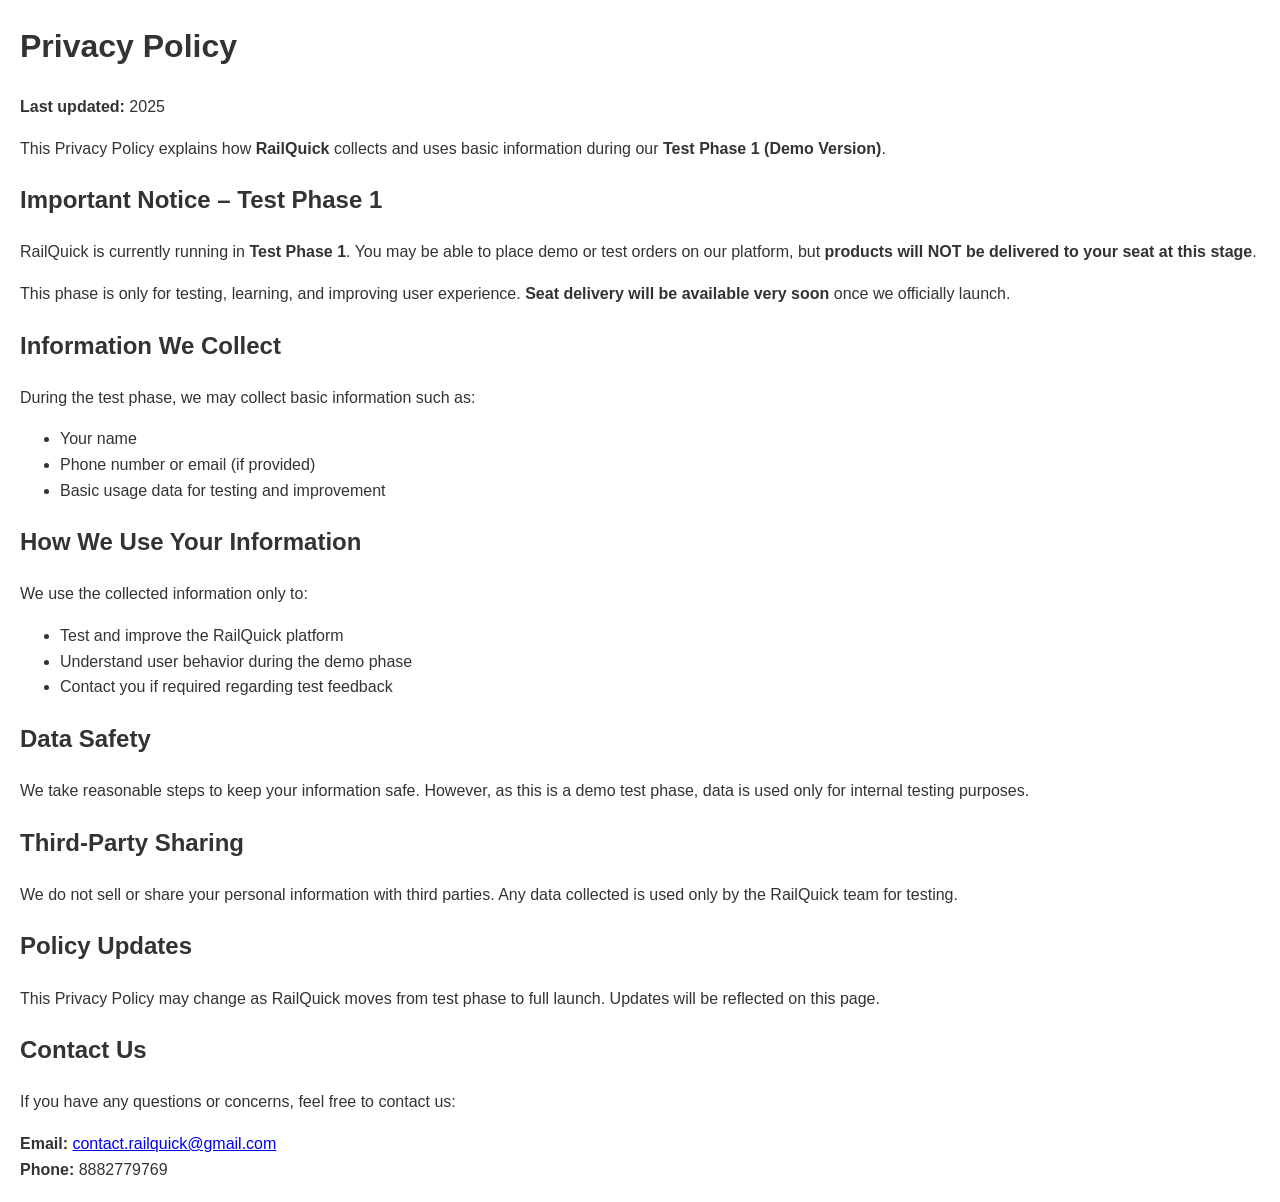
<file: privacy.html>
<!DOCTYPE html>
<html lang="en">
<head>
    <meta charset="UTF-8">
    <title>Privacy Policy | RailQuick</title>
    <meta name="viewport" content="width=device-width, initial-scale=1.0">
</head>
<body style="font-family: Arial, sans-serif; line-height: 1.6; margin: 20px; color: #333;">

    <h1>Privacy Policy</h1>

    <p><strong>Last updated:</strong> 2025</p>

    <p>
        This Privacy Policy explains how <strong>RailQuick</strong> collects and uses basic information
        during our <strong>Test Phase 1 (Demo Version)</strong>.
    </p>

    <h2>Important Notice – Test Phase 1</h2>
    <p>
        RailQuick is currently running in <strong>Test Phase 1</strong>.
        You may be able to place demo or test orders on our platform, but
        <strong>products will NOT be delivered to your seat at this stage</strong>.
    </p>

    <p>
        This phase is only for testing, learning, and improving user experience.
        <strong>Seat delivery will be available very soon</strong> once we officially launch.
    </p>

    <h2>Information We Collect</h2>
    <p>
        During the test phase, we may collect basic information such as:
    </p>
    <ul>
        <li>Your name</li>
        <li>Phone number or email (if provided)</li>
        <li>Basic usage data for testing and improvement</li>
    </ul>

    <h2>How We Use Your Information</h2>
    <p>
        We use the collected information only to:
    </p>
    <ul>
        <li>Test and improve the RailQuick platform</li>
        <li>Understand user behavior during the demo phase</li>
        <li>Contact you if required regarding test feedback</li>
    </ul>

    <h2>Data Safety</h2>
    <p>
        We take reasonable steps to keep your information safe.
        However, as this is a demo test phase, data is used only for internal testing purposes.
    </p>

    <h2>Third-Party Sharing</h2>
    <p>
        We do not sell or share your personal information with third parties.
        Any data collected is used only by the RailQuick team for testing.
    </p>

    <h2>Policy Updates</h2>
    <p>
        This Privacy Policy may change as RailQuick moves from test phase to full launch.
        Updates will be reflected on this page.
    </p>

    <h2>Contact Us</h2>
    <p>
        If you have any questions or concerns, feel free to contact us:
    </p>
    <p>
        <strong>Email:</strong>
        <a href="mailto:contact.railquick@gmail.com">contact.railquick@gmail.com</a><br>
        <strong>Phone:</strong> 8882779769
    </p>

</body>
</html>
</file>
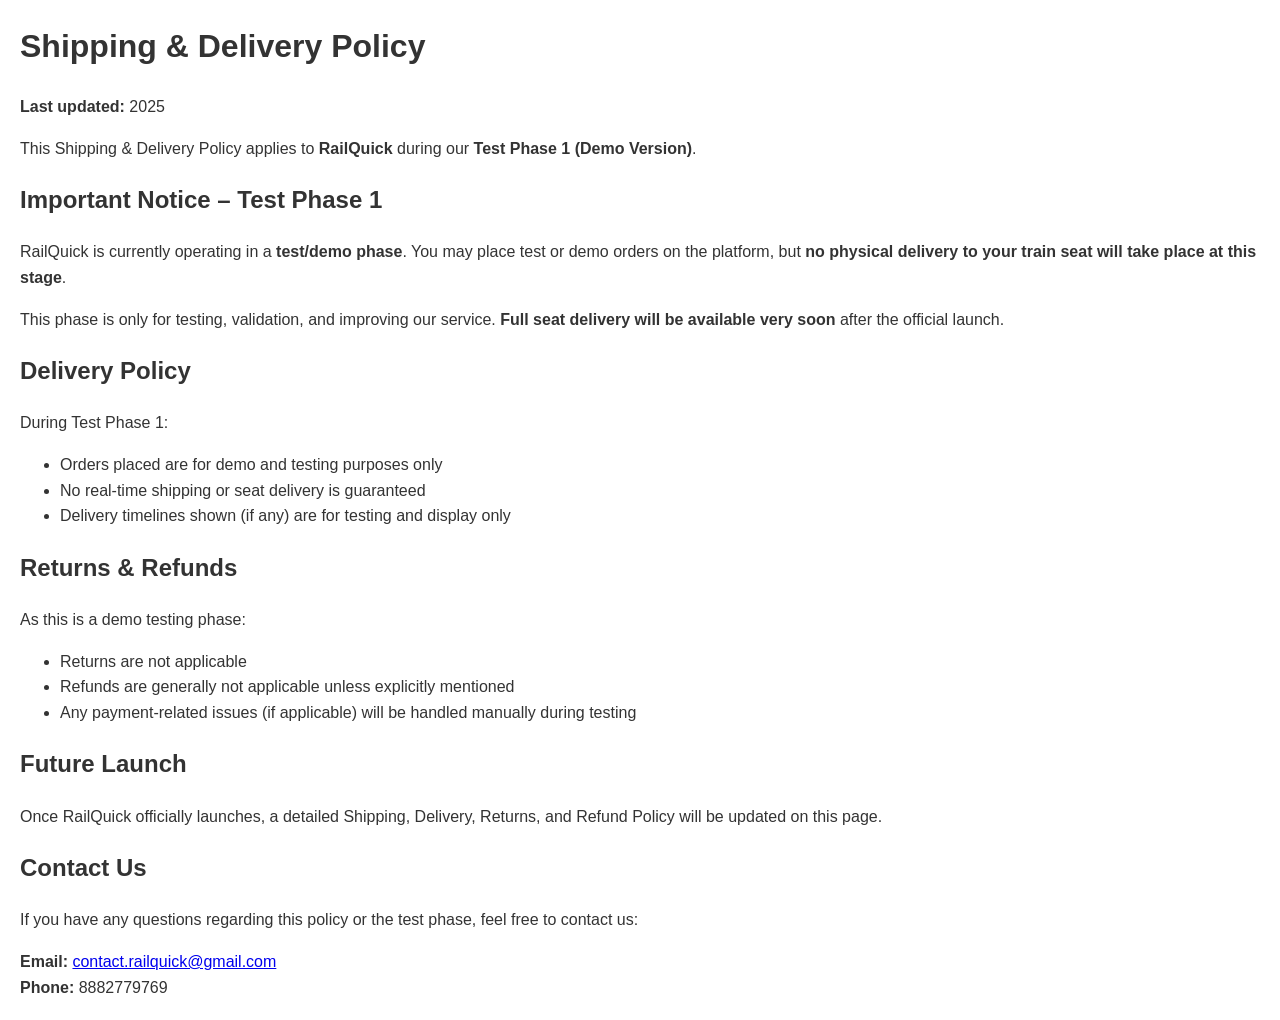
<file: shipping-returns-refund.html>
<!DOCTYPE html>
<html lang="en">
<head>
    <meta charset="UTF-8">
    <title>Shipping & Delivery Policy | RailQuick</title>
    <meta name="viewport" content="width=device-width, initial-scale=1.0">
</head>
<body style="font-family: Arial, sans-serif; line-height: 1.6; margin: 20px; color: #333;">

    <h1>Shipping & Delivery Policy</h1>

    <p><strong>Last updated:</strong> 2025</p>

    <p>
        This Shipping & Delivery Policy applies to <strong>RailQuick</strong> during our
        <strong>Test Phase 1 (Demo Version)</strong>.
    </p>

    <h2>Important Notice – Test Phase 1</h2>
    <p>
        RailQuick is currently operating in a <strong>test/demo phase</strong>.
        You may place test or demo orders on the platform, but
        <strong>no physical delivery to your train seat will take place at this stage</strong>.
    </p>

    <p>
        This phase is only for testing, validation, and improving our service.
        <strong>Full seat delivery will be available very soon</strong> after the official launch.
    </p>

    <h2>Delivery Policy</h2>
    <p>
        During Test Phase 1:
    </p>
    <ul>
        <li>Orders placed are for demo and testing purposes only</li>
        <li>No real-time shipping or seat delivery is guaranteed</li>
        <li>Delivery timelines shown (if any) are for testing and display only</li>
    </ul>

    <h2>Returns & Refunds</h2>
    <p>
        As this is a demo testing phase:
    </p>
    <ul>
        <li>Returns are not applicable</li>
        <li>Refunds are generally not applicable unless explicitly mentioned</li>
        <li>Any payment-related issues (if applicable) will be handled manually during testing</li>
    </ul>

    <h2>Future Launch</h2>
    <p>
        Once RailQuick officially launches, a detailed Shipping, Delivery,
        Returns, and Refund Policy will be updated on this page.
    </p>

    <h2>Contact Us</h2>
    <p>
        If you have any questions regarding this policy or the test phase, feel free to contact us:
    </p>
    <p>
        <strong>Email:</strong>
        <a href="mailto:contact.railquick@gmail.com">contact.railquick@gmail.com</a><br>
        <strong>Phone:</strong> 8882779769
    </p>

</body>
</html>
</file>
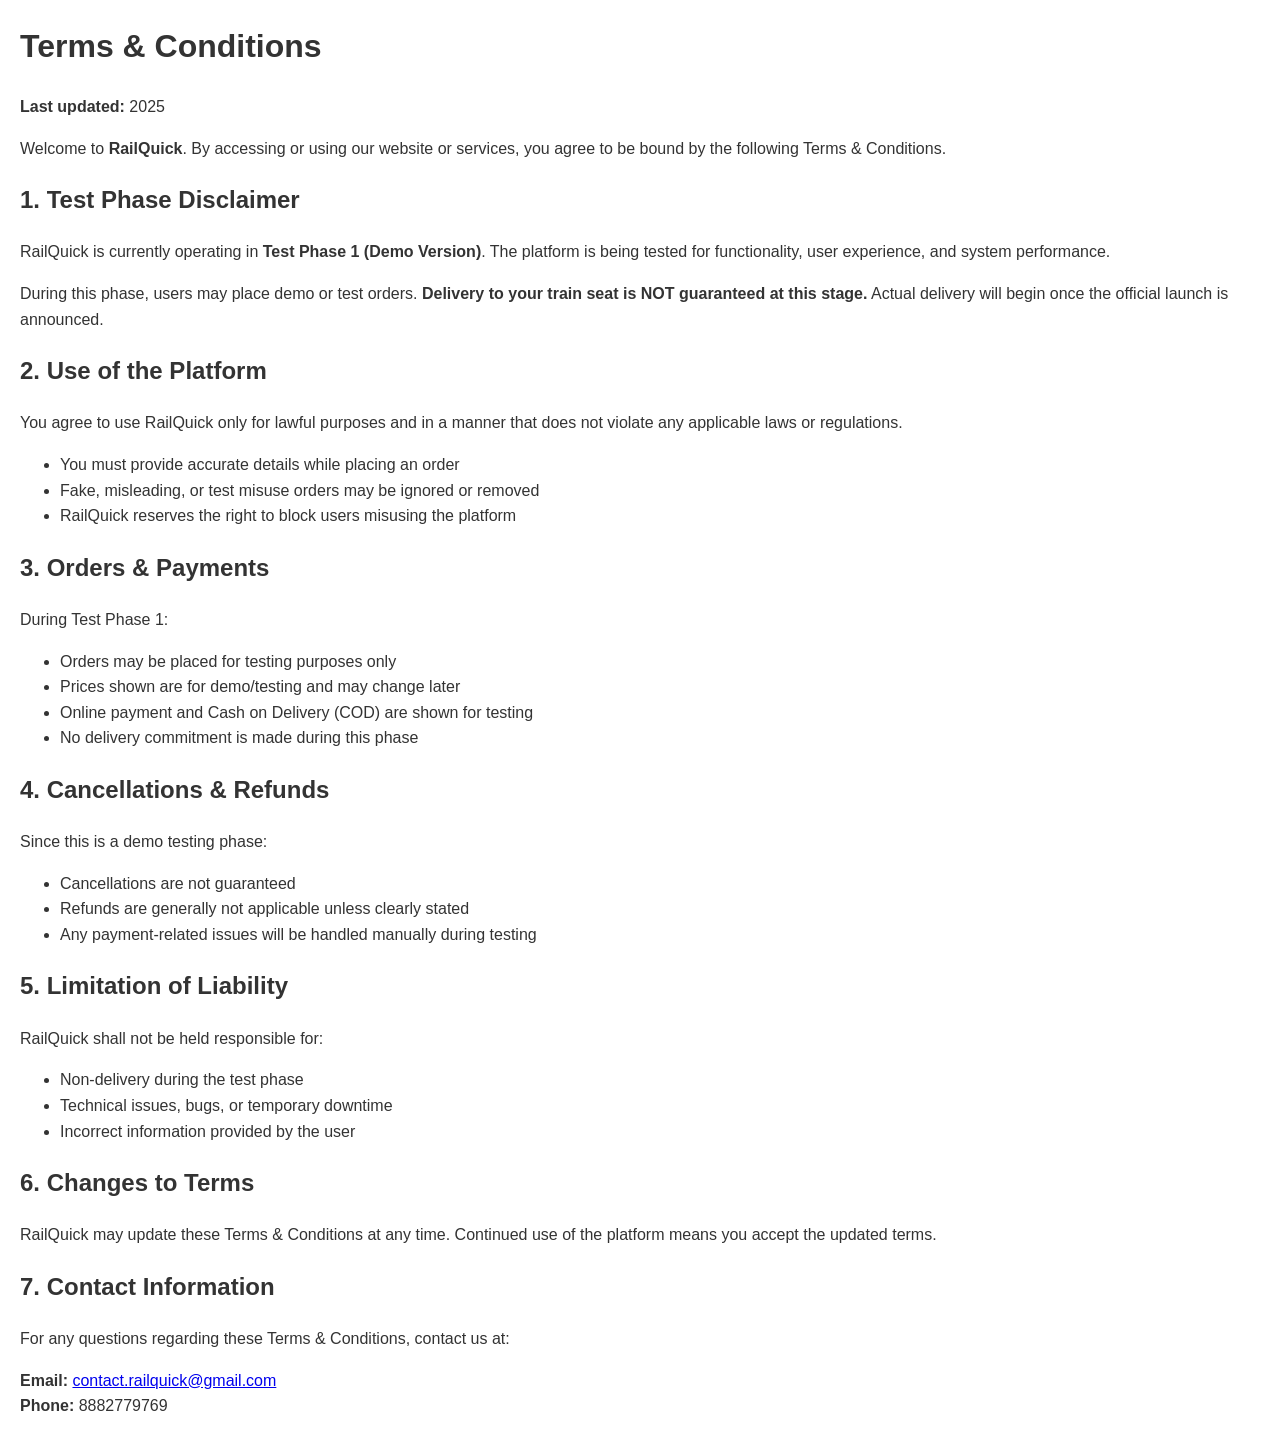
<file: terms.html>
<!DOCTYPE html>
<html lang="en">
<head>
    <meta charset="UTF-8">
    <title>Terms & Conditions | RailQuick</title>
    <meta name="viewport" content="width=device-width, initial-scale=1.0">
</head>
<body style="font-family: Arial, sans-serif; line-height: 1.6; margin: 20px; color: #333;">

    <h1>Terms & Conditions</h1>

    <p><strong>Last updated:</strong> 2025</p>

    <p>
        Welcome to <strong>RailQuick</strong>. By accessing or using our website or services,
        you agree to be bound by the following Terms & Conditions.
    </p>

    <h2>1. Test Phase Disclaimer</h2>
    <p>
        RailQuick is currently operating in <strong>Test Phase 1 (Demo Version)</strong>.
        The platform is being tested for functionality, user experience, and system performance.
    </p>
    <p>
        During this phase, users may place demo or test orders.
        <strong>Delivery to your train seat is NOT guaranteed at this stage.</strong>
        Actual delivery will begin once the official launch is announced.
    </p>

    <h2>2. Use of the Platform</h2>
    <p>
        You agree to use RailQuick only for lawful purposes and in a manner that does not
        violate any applicable laws or regulations.
    </p>
    <ul>
        <li>You must provide accurate details while placing an order</li>
        <li>Fake, misleading, or test misuse orders may be ignored or removed</li>
        <li>RailQuick reserves the right to block users misusing the platform</li>
    </ul>

    <h2>3. Orders & Payments</h2>
    <p>
        During Test Phase 1:
    </p>
    <ul>
        <li>Orders may be placed for testing purposes only</li>
        <li>Prices shown are for demo/testing and may change later</li>
        <li>Online payment and Cash on Delivery (COD) are shown for testing</li>
        <li>No delivery commitment is made during this phase</li>
    </ul>

    <h2>4. Cancellations & Refunds</h2>
    <p>
        Since this is a demo testing phase:
    </p>
    <ul>
        <li>Cancellations are not guaranteed</li>
        <li>Refunds are generally not applicable unless clearly stated</li>
        <li>Any payment-related issues will be handled manually during testing</li>
    </ul>

    <h2>5. Limitation of Liability</h2>
    <p>
        RailQuick shall not be held responsible for:
    </p>
    <ul>
        <li>Non-delivery during the test phase</li>
        <li>Technical issues, bugs, or temporary downtime</li>
        <li>Incorrect information provided by the user</li>
    </ul>

    <h2>6. Changes to Terms</h2>
    <p>
        RailQuick may update these Terms & Conditions at any time.
        Continued use of the platform means you accept the updated terms.
    </p>

    <h2>7. Contact Information</h2>
    <p>
        For any questions regarding these Terms & Conditions, contact us at:
    </p>
    <p>
        <strong>Email:</strong>
        <a href="mailto:contact.railquick@gmail.com">contact.railquick@gmail.com</a><br>
        <strong>Phone:</strong> 8882779769
    </p>

</body>
</html>
</file>
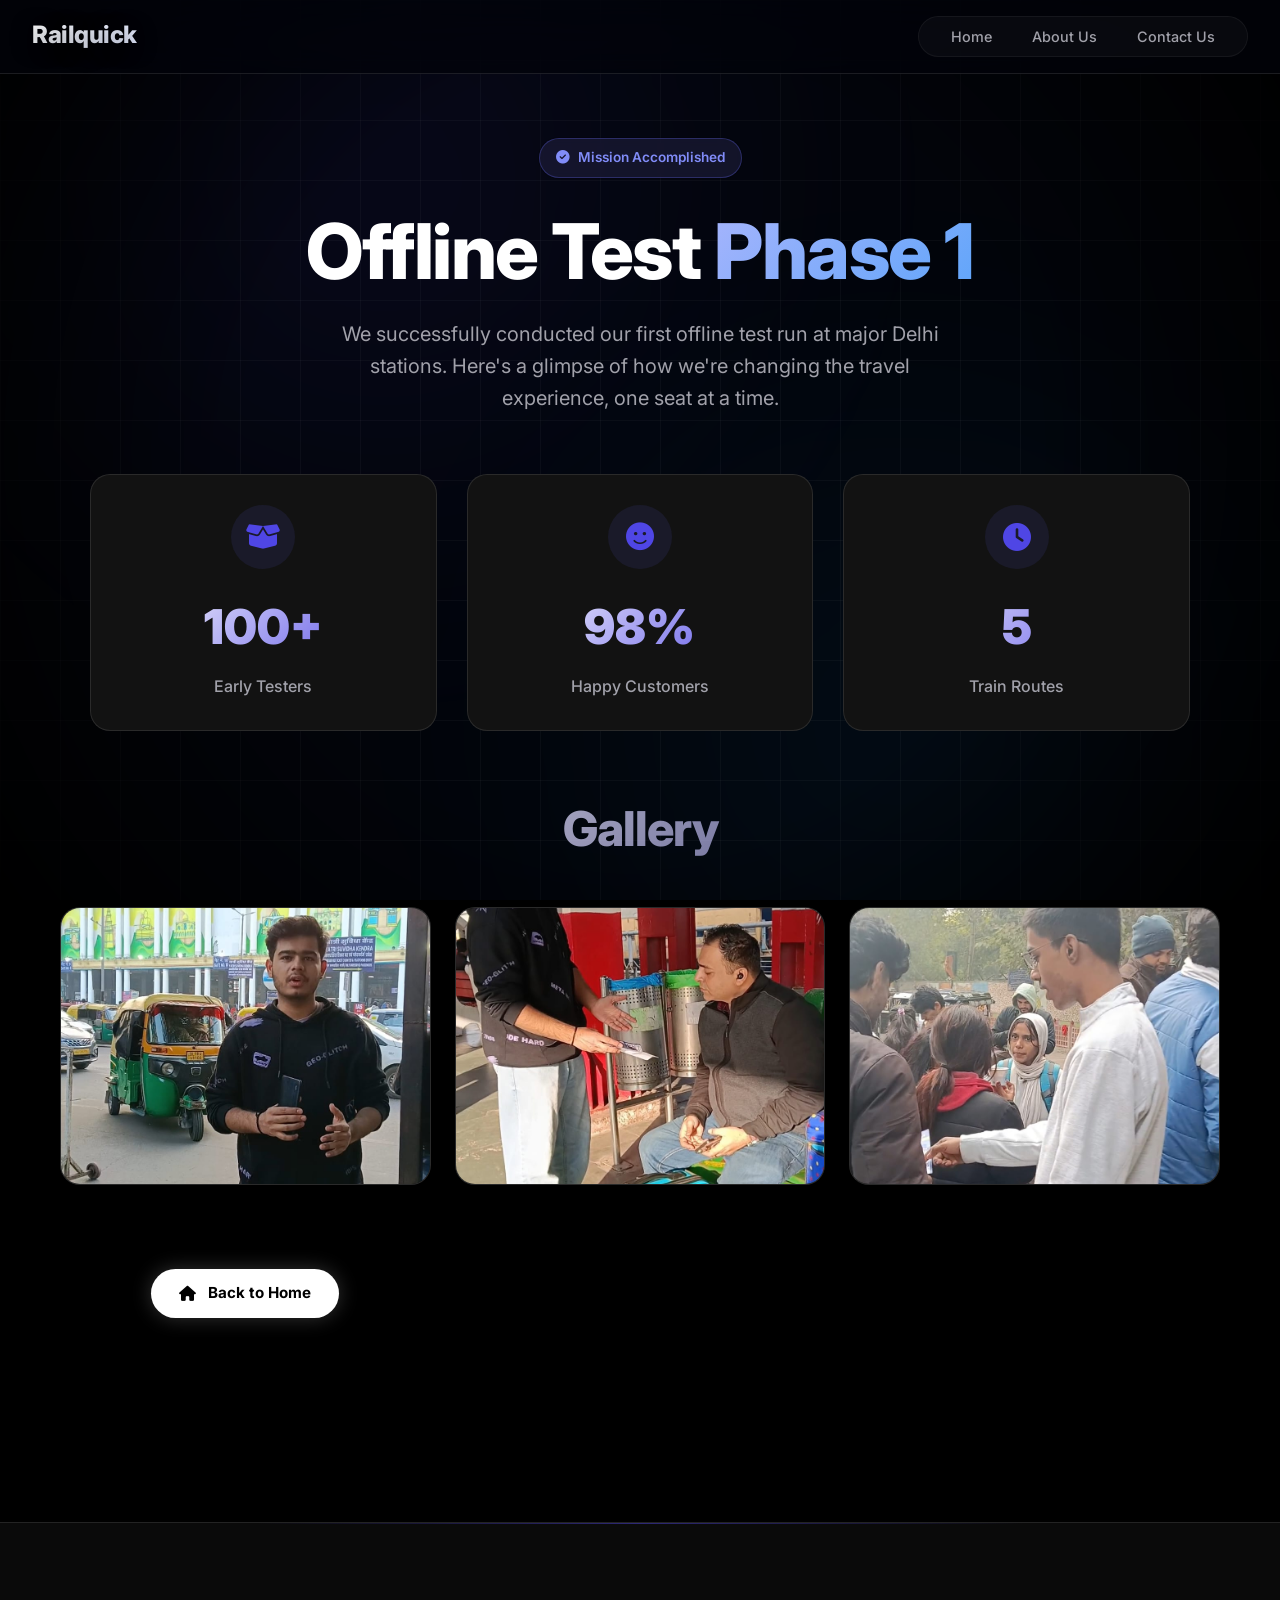
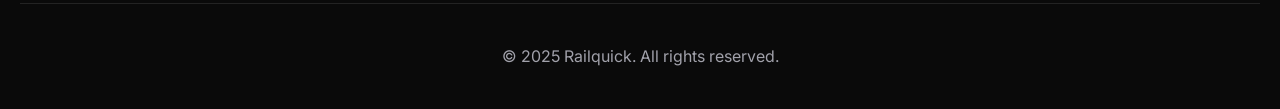
<file: test.html>
<!DOCTYPE html>
<html lang="en">

<head>
    <meta charset="UTF-8">
    <meta name="viewport" content="width=device-width, initial-scale=1.0">
    <title>Test Phase 1 Results - Railquick</title>
    <link rel="icon" type="image/x-icon" href="Blue and Black Minimalist Brand Logo.ico">
    <link rel="stylesheet" href="styles.css">
    <link rel="preconnect" href="https://fonts.googleapis.com">
    <link rel="preconnect" href="https://fonts.gstatic.com" crossorigin>
    <link href="https://fonts.googleapis.com/css2?family=Inter:wght@300;400;500;600;700;800;900&display=swap"
        rel="stylesheet">
    <link rel="stylesheet" href="https://cdnjs.cloudflare.com/ajax/libs/font-awesome/6.4.0/css/all.min.css">
    <style>
        .gallery-grid {
            display: grid;
            grid-template-columns: repeat(auto-fit, minmax(300px, 1fr));
            gap: 24px;
            margin-top: 40px;
        }

        .gallery-item {
            position: relative;
            border-radius: var(--radius);
            overflow: hidden;
            aspect-ratio: 4/3;
            background: var(--card);
            border: 1px solid var(--border);
        }

        .gallery-item img {
            width: 100%;
            height: 100%;
            object-fit: cover;
            transition: transform 0.5s cubic-bezier(0.4, 0, 0.2, 1);
        }

        .gallery-item:hover img {
            transform: scale(1.1);
        }

        .gallery-overlay {
            position: absolute;
            inset: 0;
            background: linear-gradient(to top, rgba(0, 0, 0, 0.8), transparent);
            display: flex;
            align-items: flex-end;
            padding: 24px;
            opacity: 0;
            transition: opacity 0.3s ease;
        }

        .gallery-item:hover .gallery-overlay {
            opacity: 1;
        }

        .gallery-text {
            color: #fff;
            transform: translateY(20px);
            transition: transform 0.3s ease;
        }

        .gallery-item:hover .gallery-text {
            transform: translateY(0);
        }

        .gallery-title {
            font-weight: 700;
            font-size: 1.1rem;
            margin-bottom: 4px;
        }

        .gallery-desc {
            font-size: 0.9rem;
            color: rgba(255, 255, 255, 0.8);
        }
    </style>
</head>

<body>
    <div class="bg-effect"></div>

    <!-- Header -->
    <header class="header">
        <a href="index.html" class="logo-container">
            <span class="logo-text">Railquick</span>
        </a>
        <nav class="nav-menu">
            <a href="index.html" class="nav-link">Home</a>
            <a href="index.html#aboutSection" class="nav-link">About Us</a>
            <a href="index.html#contactSection" class="nav-link">Contact Us</a>
            <!-- <a href="#" class="nav-link active">Test Phase 1</a> -->
        </nav>
        <button class="mobile-menu-btn" onclick="window.location.href='index.html'">
            <i class="fas fa-arrow-left" style="color:var(--text); font-size: 20px;"></i>
        </button>
    </header>

    <main class="main-content">
        <section class="content-section active" style="display:block; padding-top: 40px;">
            <div class="content-container">
                <div class="hero-content" style="text-align:center; margin-bottom: 60px;">
                    <div class="hero-badge">
                        <i class="fas fa-check-circle"></i>
                        <span>Mission Accomplished</span>
                    </div>
                    <h1 class="hero-title">Offline Test <span class="title-bold">Phase 1</span></h1>
                    <p class="hero-description">
                        We successfully conducted our first offline test run at major Delhi stations.
                        Here's a glimpse of how we're changing the travel experience, one seat at a time.
                    </p>
                </div>

                <div class="stats-section" style="background:transparent; border:none; padding:0; margin-bottom: 60px;">
                    <div class="stats-container">
                        <div class="stat-item">
                            <div class="stat-icon"><i class="fas fa-box-open"></i></div>
                            <div class="stat-number">100+</div>
                            <div class="stat-label">Early Testers</div>
                        </div>
                        <div class="stat-item">
                            <div class="stat-icon"><i class="fas fa-smile"></i></div>
                            <div class="stat-number">98%</div>
                            <div class="stat-label">Happy Customers</div>
                        </div>
                        <div class="stat-item">
                            <div class="stat-icon"><i class="fas fa-clock"></i></div>
                            <div class="stat-number">5</div>
                            <div class="stat-label">Train Routes</div>
                        </div>
                    </div>
                </div>

                <h2 class="section-title">Gallery</h2>
                <div class="gallery-grid">
                    <!-- Placeholder Item 1 -->
                    <div class="gallery-item">
                        <img src="WhatsApp Image 2025-12-22 at 13.40.38.jpeg" alt="Experience New Delhi Station">
                        <div class="gallery-overlay">
                            <div class="gallery-text">
                                <div class="gallery-title">Experience</div>
                                <div class="gallery-desc"> New Delhi Station</div>
                            </div>
                        </div>
                    </div>
                    <!-- Placeholder Item 2 -->
                    <div class="gallery-item">
                        <img src="WhatsApp Image 2025-12-22 at 13.40.43.jpeg" alt="Team in Action">
                        <div class="gallery-overlay">
                            <div class="gallery-text">
                                <div class="gallery-title">Team in Action</div>
                                <div class="gallery-desc">Coordinating logistics on the ground</div>
                            </div>
                        </div>
                    </div>
                    <!-- Placeholder Item 3 -->
                    <div class="gallery-item">
                        <img src="WhatsApp Image 2025-12-22 at 13.40.44.jpeg" alt="Happy Traveler">
                        <div class="gallery-overlay">
                            <div class="gallery-text">
                                <div class="gallery-title">Happy Traveler</div>
                                <div class="gallery-desc">New delhi</div>
                            </div>
                        </div>
                    </div>
                    <!-- Placeholder Item 4 -->
                   

                <div style="text-align: center; margin-top: 60px;">
                    <a href="index.html" class="try-now-btn">
                        <i class="fas fa-home"></i> Back to Home
                    </a>
                </div>
            </div>
        </section>
    </main>

    <footer class="footer">
        <div class="footer-bottom">
            <p>&copy; 2025 Railquick. All rights reserved.</p>
        </div>
    </footer>
</body>

</html>
</file>
<file: styles.css>
:root {
    --bg: #000000;
    --surface: #0a0a0a;
    --surface-light: #1c1c1c;
    --card: #121212;
    --text: #ffffff;
    --text-muted: #a1a1aa;
    --primary: #4f46e5;
    /* Indigo 600 - Deeper */
    --primary-glow: rgba(79, 70, 229, 0.4);
    --accent: #0ea5e9;
    /* Sky 500 */
    --accent-glow: rgba(14, 165, 233, 0.4);
    --success: #10b981;
    --warning: #f59e0b;
    --radius: 20px;
    /* More rounded */
    --glass: rgba(18, 18, 18, 0.7);
    --border: rgba(255, 255, 255, 0.1);
    --font-heading: 'Inter', sans-serif;
    --font-body: 'Inter', sans-serif;
}

* {
    margin: 0;
    padding: 0;
    box-sizing: border-box
}

html,
body {
    height: 100%
}

body {
    font-family: var(--font-body);
    background: var(--bg);
    color: var(--text);
    line-height: 1.6;
    min-height: 100vh;
    position: relative;
    overflow-x: hidden;
    -webkit-font-smoothing: antialiased;
    -moz-osx-font-smoothing: grayscale;
}

/* Updated Background Effect (Subtle Grid + Glow) */
/* Immersive Background Effect (Full Bleed + Soft Edge Fade) */
.bg-effect {
    position: fixed;
    top: 0;
    left: 0;
    width: 100%;
    height: 100%;
    z-index: -1;
    background-color: #02040a;
    /* Deepest black-blue base */
    background-image:
        linear-gradient(rgba(255, 255, 255, 0.03) 1px, transparent 1px),
        linear-gradient(90deg, rgba(255, 255, 255, 0.03) 1px, transparent 1px);
    background-size: 60px 60px;

    /* Soft, Full-Screen Vignette (Not a box, just natural fading at far edges) */
    mask-image: radial-gradient(circle at center, black 50%, transparent 100%);
    -webkit-mask-image: radial-gradient(circle at center, black 50%, transparent 100%);
}

/* Enhancing Glows for "Premium" Feel */
.bg-effect::before {
    content: '';
    position: absolute;
    top: -30%;
    left: -20%;
    width: 100vw;
    height: 100vh;
    background: radial-gradient(circle, rgba(79, 70, 229, 0.15), transparent 60%);
    /* Indigo Glow */
    filter: blur(120px);
    opacity: 0.6;
    animation: auroraMove 15s ease-in-out infinite alternate;
}

.bg-effect::after {
    content: '';
    position: absolute;
    bottom: -30%;
    right: -20%;
    width: 100vw;
    height: 100vh;
    background: radial-gradient(circle, rgba(14, 165, 233, 0.12), transparent 60%);
    /* Sky Blue Glow */
    filter: blur(120px);
    opacity: 0.5;
    animation: auroraMove 20s ease-in-out infinite alternate-reverse;
}

@keyframes auroraMove {
    0% {
        transform: translate(0, 0) scale(1);
    }

    100% {
        transform: translate(5%, 5%) scale(1.1);
    }
}

/* --- MAGIC ANIMATED BORDER --- */
@property --angle {
    syntax: '<angle>';
    initial-value: 0deg;
    inherits: false;
}

.magic-border {
    position: relative;
    background: var(--card);
    /* Inner bg */
    border-radius: var(--radius);
    z-index: 1;
}

.magic-border::after,
.magic-border::before {
    content: '';
    position: absolute;
    height: 100%;
    width: 100%;
    background-image: conic-gradient(from var(--angle), transparent 70%, var(--primary), var(--accent), var(--primary));
    top: 50%;
    left: 50%;
    translate: -50% -50%;
    z-index: -1;
    padding: 2px;
    /* Border width */
    border-radius: calc(var(--radius) + 2px);
    animation: rotate 3s linear infinite;
}

.magic-border::before {
    filter: blur(1.5rem);
    opacity: 0.5;
}

@keyframes rotate {
    from {
        --angle: 0deg;
    }

    to {
        --angle: 360deg;
    }
}

/* Premium Gradient Border Utility */
.premium-border {
    position: relative;
    background: var(--glass);
    border-radius: var(--radius);
    z-index: 1;
}

.premium-border::before {
    content: "";
    position: absolute;
    inset: -1px;
    border-radius: inherit;
    padding: 1px;
    background: linear-gradient(135deg, rgba(255, 255, 255, 0.1), rgba(255, 255, 255, 0.05));
    -webkit-mask:
        linear-gradient(#fff 0 0) content-box,
        linear-gradient(#fff 0 0);
    mask:
        linear-gradient(#fff 0 0) content-box,
        linear-gradient(#fff 0 0);
    -webkit-mask-composite: xor;
    mask-composite: exclude;
    pointer-events: none;
}

.premium-border:hover::before {
    background: linear-gradient(135deg, var(--primary), var(--accent));
    opacity: 0.5;
    transition: opacity 0.3s ease;
}

/* ================= HEADER ================= */
/* ================= HEADER ================= */
.header {
    position: sticky;
    top: 0;
    z-index: 50;
    display: flex;
    justify-content: space-between;
    align-items: center;
    padding: 16px 32px;
    background: rgba(2, 4, 10, 0.7);
    backdrop-filter: blur(20px);
    -webkit-backdrop-filter: blur(20px);
    border-bottom: 1px solid var(--border);
}

.logo-container {
    display: flex;
    align-items: center;
    gap: 12px;
    gap: 12px;
    text-decoration: none;
    color: #fff;
    transition: transform 0.3s ease;
}

.logo-container:hover {
    transform: scale(1.05);
}

.logo-text {
    font-size: 1.5rem;
    font-weight: 800;
    letter-spacing: -0.02em;
    color: #fff;
    /* Solid white brand color */
    text-shadow: 0 4px 20px rgba(0, 0, 0, 0.5);
    /* Strong shadow for pop */
    padding-bottom: 2px;
}

/* Dynamic Gradient Text for Logo */
.logo-text {
    background: linear-gradient(135deg, #fff 0%, #e0e7ff 100%);
    -webkit-background-clip: text;
    background-clip: text;
    color: transparent;
}

.nav-menu {
    display: none;
    gap: 40px;
    background: rgba(255, 255, 255, 0.03);
    padding: 8px 32px;
    border-radius: 99px;
    border: 1px solid rgba(255, 255, 255, 0.05);
}

.nav-link {
    color: var(--text-muted);
    text-decoration: none;
    font-weight: 500;
    font-size: 0.9rem;
    position: relative;
    transition: color 0.2s ease;
}

.nav-link:hover {
    color: #fff;
}

.nav-link.active {
    color: #fff;
}

/* Remove hover line for cleaner look, use color instead */
.nav-link.active::after {
    display: none;
}

/* Mobile Menu Button */
.mobile-menu-btn {
    display: flex;
    flex-direction: column;
    justify-content: space-between;
    width: 24px;
    height: 18px;
    background: transparent;
    border: none;
    cursor: pointer;
    z-index: 1001;
}

.mobile-menu-btn .bar {
    height: 2px;
    width: 100%;
    background-color: var(--text);
    border-radius: 2px;
    transition: all 0.3s cubic-bezier(0.4, 0, 0.2, 1);
}

.mobile-menu-btn.active .bar:nth-child(1) {
    transform: rotate(45deg) translate(5px, 5px);
    background-color: var(--accent);
}

.mobile-menu-btn.active .bar:nth-child(2) {
    opacity: 0;
}

.mobile-menu-btn.active .bar:nth-child(3) {
    transform: rotate(-45deg) translate(7px, -6px);
    background-color: var(--accent);
}

/* Mobile Navigation Overlay */
.mobile-nav-overlay {
    position: fixed;
    top: 0;
    right: -100%;
    width: 100%;
    height: 100vh;
    background-color: rgba(5, 5, 17, 0.8);
    backdrop-filter: blur(8px);
    z-index: 1000;
    transition: right 0.4s cubic-bezier(0.4, 0, 0.2, 1);
}

.mobile-nav-overlay.active {
    right: 0;
}

.mobile-nav {
    position: absolute;
    top: 0;
    right: -300px;
    width: 300px;
    height: 100vh;
    background: var(--surface);
    border-left: 1px solid var(--border);
    box-shadow: -10px 0 30px rgba(0, 0, 0, 0.5);
    transition: right 0.4s cubic-bezier(0.4, 0, 0.2, 1);
    padding: 100px 24px 40px;
    display: flex;
    flex-direction: column;
    gap: 12px;
}

.mobile-nav-overlay.active .mobile-nav {
    right: 0;
}

.mobile-nav-link {
    color: var(--text-muted);
    text-decoration: none;
    font-weight: 600;
    font-size: 1.1rem;
    padding: 14px 20px;
    border-radius: 12px;
    transition: all 0.2s ease;
    border: 1px solid transparent;
}

.mobile-nav-link:hover {
    background: rgba(255, 255, 255, 0.03);
    color: #fff;
    border-color: var(--border);
}

.mobile-nav-link.active {
    background: rgba(99, 102, 241, 0.1);
    color: var(--primary);
    border-color: rgba(99, 102, 241, 0.2);
}

/* ================= LAYOUT ================= */
.main-content {
    flex: 1
}

.content-section {
    display: none;
    padding-bottom: 80px
}

.content-section.active {
    display: block
}

.content-container {
    max-width: 1200px;
    /* Consistent max-width for everything */
    margin: 0 auto;
    padding: 24px 20px;
}

.section-title {
    text-align: center;
    font-size: clamp(32px, 5vw, 48px);
    font-weight: 800;
    margin: 60px 0 32px;
    background: linear-gradient(135deg, #fff 0%, var(--primary-glow) 100%);
    -webkit-background-clip: text;
    background-clip: text;
    color: transparent;
    letter-spacing: -1px;
}

/* ================= HERO SECTION ================= */
/* ================= HERO SECTION ================= */
.hero-section {
    padding: 140px 20px 80px;
    text-align: center;
    position: relative;
    overflow: hidden;
    /* Ensure hero content aligns with the rest of the page */
    max-width: 1200px;
    margin: 0 auto;
}

.hero-content {
    max-width: 1000px;
    margin: 0 auto;
    position: relative;
    z-index: 2;
}

.hero-badge {
    display: inline-flex;
    gap: 8px;
    align-items: center;
    padding: 8px 16px;
    border-radius: 99px;
    background: rgba(30, 30, 60, 0.6);
    /* Darker purple-ish bg */
    border: 1px solid rgba(99, 102, 241, 0.3);
    font-weight: 600;
    font-size: 0.85rem;
    margin-bottom: 32px;
    color: #818cf8;
    /* Indigo text */
    box-shadow: 0 0 0 1px rgba(0, 0, 0, 0.2);
    backdrop-filter: blur(4px);
}

.hero-badge:hover {
    background: rgba(99, 102, 241, 0.2);
    transform: scale(1.02);
}

.hero-title {
    margin: 0 0 24px;
    font-size: clamp(48px, 6vw, 80px);
    /* Slightly smaller to match image balance */
    font-weight: 800;
    line-height: 1.1;
    letter-spacing: -0.02em;
    font-family: var(--font-heading);
    color: #fff;
    /* "Train On-Seat" is pure white */
}

.title-bold {
    /* "Essential Delivery" matches the image's blue gradient */
    background: linear-gradient(135deg, #a5b4fc 0%, #60a5fa 100%);
    /* Lighter Periwinkle to Sky Blue */
    -webkit-background-clip: text;
    background-clip: text;
    color: transparent;
    position: relative;
    display: inline-block;
}

.hero-description {
    max-width: 640px;
    margin: 0 auto 48px;
    color: var(--text-muted);
    font-size: 1.25rem;
    line-height: 1.6;
    font-weight: 400;
}

.hero-actions {
    display: flex;
    justify-content: center;
    align-items: center;
    gap: 20px;
    flex-wrap: wrap;
}

/* Hero Decoration Elements */
.hero-decoration {
    position: absolute;
    top: 0;
    left: 0;
    width: 100%;
    height: 100%;
    z-index: 1;
    pointer-events: none;
    overflow: hidden;
    perspective: 1000px;
}

.decoration-circle {
    position: absolute;
    border-radius: 50%;
    filter: blur(80px);
    opacity: 0.4;
}

.circle-1 {
    width: 600px;
    height: 600px;
    top: -200px;
    left: -100px;
    background: radial-gradient(circle, var(--primary), transparent 70%);
    animation: float 20s ease-in-out infinite;
}

.circle-2 {
    width: 500px;
    height: 500px;
    bottom: -100px;
    right: -100px;
    background: radial-gradient(circle, var(--accent), transparent 70%);
    animation: float 15s ease-in-out infinite reverse;
}

.circle-3 {
    width: 300px;
    height: 300px;
    top: 50%;
    left: 50%;
    transform: translate(-50%, -50%);
    background: radial-gradient(circle, rgba(16, 185, 129, 0.2), transparent 70%);
    animation: pulse 8s ease-in-out infinite;
}

@keyframes float {

    0%,
    100% {
        transform: translate(0, 0);
    }

    50% {
        transform: translate(40px, -40px);
    }
}

@keyframes pulse {

    0%,
    100% {
        transform: translate(-50%, -50%) scale(1);
        opacity: 0.3;
    }

    50% {
        transform: translate(-50%, -50%) scale(1.2);
        opacity: 0.1;
    }
}

/* ================= BRAND CAROUSEL ================= */
.brand-section {
    padding: 40px 0 80px;
    background: transparent;
    overflow: hidden;
    position: relative;
    /* Keep it full width but content centered inside */
    width: 100%;
}

.brand-section .content-container {
    padding: 0 20px;
    /* Match other sections padding */
}

.brand-title {
    text-align: center;
    font-size: 0.85rem;
    letter-spacing: 0.15em;
    color: var(--accent);
    margin-bottom: 40px;
    font-weight: 700;
    text-transform: uppercase;
    text-shadow: 0 0 10px rgba(14, 165, 233, 0.3);
}

.brand-carousel {
    width: 100%;
    position: relative;
    display: flex;
    /* Improved fades for infinite scroll illusion */
    mask-image: linear-gradient(to right, transparent, black 10%, black 90%, transparent);
    -webkit-mask-image: linear-gradient(to right, transparent, black 10%, black 90%, transparent);
}

.brand-track {
    display: flex;
    /* Slower, smoother animation */
    animation: scroll 40s linear infinite;
    gap: 80px;
    width: max-content;
    padding: 10px 0;
    /* Space for hover effects */
}

.brand-item {
    display: flex;
    align-items: center;
    gap: 12px;
    font-size: 1.2rem;
    font-weight: 600;
    color: var(--text-muted);
    opacity: 0.6;
    transition: all 0.4s ease;
    white-space: nowrap;
    cursor: default;
}

.brand-item i {
    font-size: 1.6rem;
    color: var(--primary);
    /* subtle color for icons */
}

.brand-item:hover {
    color: var(--text);
    opacity: 1;
    transform: translateY(-2px) scale(1.05);
    text-shadow: 0 0 15px rgba(255, 255, 255, 0.3);
}

@keyframes scroll {
    0% {
        transform: translateX(0);
    }

    100% {
        transform: translateX(calc(-50% - 30px));
        /* Adjust based on gap */
    }
}

/* Premium Illustration (replaces train animation) */
.premium-illustration {
    width: 100%;
    height: 300px;
    display: grid;
    place-items: center;
    background: radial-gradient(circle, var(--surface-light), transparent 70%);
    border-radius: var(--radius);
    position: relative;
    overflow: hidden;
}

.illustration-icon {
    font-size: 8rem;
    color: var(--primary);
    filter: drop-shadow(0 0 30px var(--primary-glow));
    animation: floatingIcon 6s ease-in-out infinite;
}

@keyframes floatingIcon {

    0%,
    100% {
        transform: translateY(0);
    }

    50% {
        transform: translateY(-20px);
    }
}

/* ================= HOW IT WORKS SECTION ================= */
.how-it-works-section {
    padding: 20px 20px 40px;
    text-align: center;
    max-width: 1100px;
    margin: 0 auto;
}

.steps-container {
    display: flex;
    justify-content: space-between;
    align-items: flex-start;
    gap: 20px;
    margin-top: 40px;
    position: relative;
}

.step-card {
    flex: 1;
    display: flex;
    flex-direction: column;
    align-items: center;
    position: relative;
    z-index: 2;
}

.step-icon {
    width: 80px;
    height: 80px;
    border-radius: 20px;
    border-radius: 20px;
    background: rgba(10, 10, 10, 0.6);
    border: 1px solid rgba(255, 255, 255, 0.05);
    display: grid;
    place-items: center;
    font-size: 28px;
    color: var(--primary);
    margin-bottom: 20px;
    position: relative;
    box-shadow: 0 4px 20px rgba(0, 0, 0, 0.2);
    transition: transform 0.3s ease;
}

.step-card:hover .step-icon {
    transform: translateY(-5px);
    border-color: var(--primary);
    box-shadow: 0 10px 30px rgba(99, 102, 241, 0.2);
}

.step-number {
    position: absolute;
    top: -10px;
    right: -10px;
    width: 28px;
    height: 28px;
    background: var(--accent);
    color: #fff;
    border-radius: 50%;
    font-size: 14px;
    font-weight: 800;
    display: grid;
    place-items: center;
    border: 2px solid var(--surface);
}

.step-card h3 {
    font-size: 1.2rem;
    font-weight: 700;
    margin-bottom: 8px;
    color: var(--text);
}

.step-card p {
    font-size: 0.95rem;
    color: var(--text-muted);
    line-height: 1.5;
    max-width: 260px;
}

.step-connector {
    flex: 1;
    height: 2px;
    background: linear-gradient(90deg, var(--border), var(--border));
    margin-top: 40px;
    /* Aligns with center of icon (80px height) */
    position: relative;
    z-index: 1;
}

/* Mobile Responsive Steps */
@media(max-width: 768px) {
    .steps-container {
        flex-direction: column;
        align-items: center;
        gap: 40px;
    }

    .step-connector {
        width: 2px;
        height: 40px;
        margin: 0;
        background: var(--border);
    }

    .how-it-works-section {
        padding-top: 0;
    }
}

/* --- UPDATED BUTTON STYLES --- */
.test-phase-btn,
.try-now-btn {
    display: inline-flex;
    align-items: center;
    gap: 12px;
    padding: 16px 32px;
    border-radius: 99px;
    /* Pill shape for startup look */
    border: 1px solid transparent;
    cursor: pointer;
    font-weight: 600;
    font-size: 1rem;
    color: #fff;
    transition: all 0.3s cubic-bezier(0.4, 0, 0.2, 1);
    text-decoration: none;
    position: relative;
    overflow: hidden;
}

.test-phase-btn {
    background: #022c22;
    /* Very Dark Emerald (teal-950) */
    color: #34d399;
    /* Emerald 400 */
    border: 1px solid rgba(16, 185, 129, 0.2);
    font-weight: 600;
    padding: 12px 24px;
    font-size: 0.95rem;
}

.try-now-btn {
    background: #ffffff;
    color: #000000;
    border: none;
    padding: 12px 28px;
    font-weight: 700;
    font-size: 0.95rem;
}

.try-now-btn:hover {
    background: #f0f0f0;
    transform: translateY(-2px);
    box-shadow: 0 0 20px rgba(255, 255, 255, 0.3);
}

.live-dot {
    width: 8px;
    height: 8px;
    border-radius: 50%;
    background-color: var(--success);
    box-shadow: 0 0 10px var(--success);
    margin-right: 4px;
    /* Adjust gap slightly */
    animation: pulse-green 2s infinite;
}

@keyframes pulse-green {
    0% {
        transform: scale(0.95);
        box-shadow: 0 0 0 0 rgba(16, 185, 129, 0.7);
    }

    70% {
        transform: scale(1);
        box-shadow: 0 0 0 10px rgba(16, 185, 129, 0);
    }

    100% {
        transform: scale(0.95);
        box-shadow: 0 0 0 0 rgba(16, 185, 129, 0);
    }
}

.test-phase-btn:hover {
    transform: translateY(-2px);
    background: rgba(16, 185, 129, 0.15);
    box-shadow: 0 10px 20px rgba(16, 185, 129, 0.1);
    border-color: var(--success);
}

/* Ensure buttons are properly aligned */
.hero-actions .test-phase-btn {
    text-decoration: none;
    display: inline-flex;
}

.try-now-btn {
    background: #fff;
    color: #000;
    box-shadow: 0 0 20px rgba(255, 255, 255, 0.2);
}

.try-now-btn:hover {
    transform: translateY(-2px);
    box-shadow: 0 0 30px rgba(255, 255, 255, 0.4);
    background: #f8fafc;
}



/* ================= SERVICE BANNER ================= */
/* ================= SERVICE BANNER ================= */
/* ================= SERVICE BANNER ================= */
.service-banner {
    margin: 60px 0;
}

.banner-content {
    max-width: 1100px;
    margin: 0 auto;
    display: grid;
    grid-template-columns: auto 1fr;
    gap: 24px;
    align-items: center;
    padding: 32px;
    border-radius: var(--radius);
    background: var(--glass);
    /* Fallback */
    background: linear-gradient(135deg, rgba(255, 255, 255, 0.03), rgba(255, 255, 255, 0.01));
    background: var(--glass);
    border: 1px solid rgba(255, 255, 255, 0.08);
    /* Finer border */
    box-shadow: 0 0 0 1px rgba(0, 0, 0, 0.2), 0 8px 40px rgba(0, 0, 0, 0.4);
    /* Deep elegant shadow */
    position: relative;
    overflow: hidden;
    backdrop-filter: blur(20px);
}

/* Gradient Border Effect for Service Banner */
.banner-content::after {
    content: '';
    position: absolute;
    inset: 0;
    border-radius: var(--radius);
    padding: 1px;
    background: linear-gradient(135deg, rgba(255, 255, 255, 0.1), transparent 40%, rgba(255, 255, 255, 0.1));
    -webkit-mask: linear-gradient(#fff 0 0) content-box, linear-gradient(#fff 0 0);
    mask: linear-gradient(#fff 0 0) content-box, linear-gradient(#fff 0 0);
    -webkit-mask-composite: xor;
    mask-composite: exclude;
    pointer-events: none;
}

.banner-content::before {
    content: '';
    position: absolute;
    top: 0;
    left: 0;
    width: 3px;
    height: 100%;
    background: linear-gradient(to bottom, var(--primary), var(--accent));
    box-shadow: 2px 0 15px var(--primary-glow);
}

.banner-icon {
    width: 56px;
    height: 56px;
    border-radius: 12px;
    display: grid;
    place-items: center;
    background: rgba(99, 102, 241, 0.1);
    color: var(--primary);
    font-size: 26px;
    border: 1px solid rgba(99, 102, 241, 0.2);
}

.banner-text h3 {
    font-weight: 700;
    font-size: 1.35rem;
    margin-bottom: 6px;
    color: #fff;
    letter-spacing: -0.02em;
}

.banner-text p {
    color: var(--text-muted);
    font-size: 1rem;
}

.banner-badge {
    display: none;
}

/* ================= CATEGORIES ================= */
/* ================= CATEGORIES ================= */
/* ================= PRODUCT CATEGORIES ================= */
.product-categories {
    padding: 60px 0;
}

.categories-container {
    max-width: 1100px;
    margin: 0 auto;
    display: grid;
    grid-template-columns: repeat(auto-fit, minmax(280px, 1fr));
    gap: 24px;
}

.category-card {
    background: var(--glass);
    border-radius: var(--radius);
    padding: 40px 32px;
    text-align: center;
    border: 1px solid var(--border);
    display: flex;
    flex-direction: column;
    align-items: center;
    position: relative;
    overflow: hidden;
    transition: transform 0.3s ease, background 0.3s ease;
}

.category-card::after {
    content: "";
    position: absolute;
    inset: 0;
    border-radius: var(--radius);
    padding: 1px;
    background: linear-gradient(135deg, rgba(79, 70, 229, 0.3), transparent 50%, rgba(14, 165, 233, 0.3));
    mask: linear-gradient(#fff 0 0) content-box, linear-gradient(#fff 0 0);
    -webkit-mask: linear-gradient(#fff 0 0) content-box, linear-gradient(#fff 0 0);
    mask-composite: exclude;
    -webkit-mask-composite: xor;
    pointer-events: none;
}

.category-card:hover {
    background: linear-gradient(180deg, rgba(255, 255, 255, 0.05) 0%, rgba(255, 255, 255, 0) 100%);
    transform: translateY(-5px);
}

.category-icon {
    width: 64px;
    height: 64px;
    margin-bottom: 24px;
    border-radius: 16px;
    display: flex;
    align-items: center;
    justify-content: center;
    background: rgba(255, 255, 255, 0.03);
    color: var(--text-muted);
    font-size: 28px;
    transition: all 0.4s ease;
    border: 1px solid var(--border);
    position: relative;
    z-index: 2;
}

.category-card:hover .category-icon {
    background: var(--primary);
    color: #fff;
    transform: scale(1.1) rotate(5deg);
    box-shadow: 0 10px 20px var(--primary-glow);
    border-color: transparent;
}

.category-card h3 {
    margin-bottom: 12px;
    font-size: 1.25rem;
    font-weight: 700;
    color: var(--text);
    position: relative;
    z-index: 2;
}

.category-card p {
    color: var(--text-muted);
    font-size: 0.95rem;
    line-height: 1.6;
    position: relative;
    z-index: 2;
}

/* ================= TESTIMONIALS SECTION ================= */
.testimonials-section {
    padding: 80px 20px;
    overflow: hidden;
    position: relative;
    background: var(--bg);
}

.testimonials-section::before {
    content: '';
    position: absolute;
    top: 0;
    left: 0;
    width: 100%;
    height: 100%;
    background: radial-gradient(circle at center, rgba(99, 102, 241, 0.08), transparent 70%);
    z-index: 0;
}

.testimonials-subtitle {
    text-align: center;
    color: var(--text-muted);
    margin-bottom: 50px;
    font-size: 1.1rem;
    max-width: 600px;
    margin-left: auto;
    margin-right: auto;
}

.testimonials-slider {
    position: relative;
    width: 100%;
    overflow: hidden;
    margin-bottom: 30px;
    z-index: 1;
}

.testimonial-track {
    display: flex;
    width: fit-content;
    animation: scroll 60s linear infinite;
    gap: 24px;
}

/* Pause animation on hover */
.testimonials-slider:hover .testimonial-track {
    animation-play-state: paused;
}

.testimonial-card {
    flex: 0 0 auto;
    width: 400px;
    background: var(--card);
    border-radius: var(--radius);
    padding: 32px;
    border: 1px solid var(--border);
    box-shadow: 0 4px 6px -1px rgba(0, 0, 0, 0.1);
    display: flex;
    flex-direction: column;
    position: relative;
    overflow: hidden;
    transition: all 0.3s ease;
}

.testimonial-card::before {
    content: '';
    position: absolute;
    top: 0;
    left: 0;
    width: 100%;
    height: 4px;
    background: linear-gradient(90deg, var(--primary), var(--accent));
    opacity: 0.8;
}

.testimonial-card::after {
    content: "";
    position: absolute;
    inset: 0;
    border-radius: var(--radius);
    padding: 1px;
    background: linear-gradient(135deg, rgba(255, 255, 255, 0.1), transparent 40%, rgba(255, 255, 255, 0.05));
    mask: linear-gradient(#fff 0 0) content-box, linear-gradient(#fff 0 0);
    -webkit-mask: linear-gradient(#fff 0 0) content-box, linear-gradient(#fff 0 0);
    mask-composite: exclude;
    -webkit-mask-composite: xor;
    pointer-events: none;
}

.testimonial-card:hover {
    transform: translateY(-5px);
    box-shadow: 0 20px 40px rgba(0, 0, 0, 0.2);
    border-color: rgba(99, 102, 241, 0.3);
}

.testimonial-content {
    display: flex;
    flex-direction: column;
    height: 100%;
}

.testimonial-rating {
    display: flex;
    gap: 4px;
    color: var(--warning);
    margin-bottom: 20px;
}

.testimonial-text {
    font-size: 1.05rem;
    line-height: 1.7;
    color: var(--text);
    margin-bottom: 24px;
    flex-grow: 1;
    font-style: italic;
    opacity: 0.9;
}

.testimonial-author {
    display: flex;
    align-items: center;
    gap: 12px;
    margin-top: auto;
    padding-top: 20px;
    border-top: 1px solid var(--border);
}

.author-name {
    font-size: 1.1rem;
    font-weight: 700;
    color: var(--text);
    margin-bottom: 2px;
}

.author-title {
    font-size: 0.9rem;
    color: var(--text-muted);
}

/* Keyframes for scrolling animation */
@keyframes scroll {
    0% {
        transform: translateX(0);
    }

    100% {
        transform: translateX(calc(-400px * 7 - 24px * 7));
        /* card width + gap */
    }
}

/* ================= STATISTICS SECTION ================= */
.stats-section {
    padding: 80px 20px;
    background: var(--surface);
    border-top: 1px solid var(--border);
    border-bottom: 1px solid var(--border);
    position: relative;
}

.stats-container {
    max-width: 1100px;
    margin: 0 auto;
    display: grid;
    grid-template-columns: repeat(auto-fit, minmax(220px, 1fr));
    gap: 30px;
}

.stat-item {
    text-align: center;
    padding: 30px;
    border-radius: var(--radius);
    background: var(--card);
    border: 1px solid var(--border);
    transition: all 0.3s cubic-bezier(0.4, 0, 0.2, 1);
    position: relative;
    overflow: hidden;
}

.stat-item:hover {
    transform: translateY(-8px);
    box-shadow: 0 20px 40px rgba(0, 0, 0, 0.3);
    border-color: var(--primary);
}

.stat-icon {
    width: 64px;
    height: 64px;
    margin: 0 auto 20px;
    border-radius: 50%;
    background: rgba(99, 102, 241, 0.1);
    display: flex;
    align-items: center;
    justify-content: center;
    color: var(--primary);
    font-size: 28px;
    transition: all 0.3s ease;
}

.stat-item:hover .stat-icon {
    background: var(--primary);
    color: #fff;
    transform: rotateY(180deg);
}

.stat-number {
    font-size: 48px;
    font-weight: 900;
    margin-bottom: 8px;
    background: linear-gradient(135deg, #fff, var(--primary));
    -webkit-background-clip: text;
    background-clip: text;
    color: transparent;
}

.stat-label {
    font-size: 1rem;
    color: var(--text-muted);
    font-weight: 500;
}

/* ================= NEWSLETTER SECTION ================= */
.newsletter-section {
    padding: 60px 20px;
    background: linear-gradient(135deg, rgba(59, 130, 246, 0.1), rgba(16, 185, 129, 0.1));
    border-top: 1px solid rgba(255, 255, 255, 0.08);
}

.newsletter-container {
    max-width: 1100px;
    margin: 0 auto;
    display: flex;
    align-items: center;
    gap: 40px;
}

.newsletter-content {
    flex: 1;
}

.newsletter-title {
    font-size: clamp(28px, 5vw, 42px);
    font-weight: 900;
    margin-bottom: 16px;
    background: linear-gradient(90deg, #fff, var(--accent-light));
    -webkit-background-clip: text;
    background-clip: text;
    color: transparent;
}

.newsletter-description {
    font-size: 18px;
    color: var(--muted);
    margin-bottom: 24px;
    max-width: 500px;
}

.newsletter-form {
    display: flex;
    gap: 16px;
    margin-bottom: 16px;
}

.newsletter-input {
    flex: 1;
    padding: 16px 20px;
    border-radius: var(--radius);
    border: 1px solid rgba(255, 255, 255, 0.15);
    background: rgba(18, 24, 38, 0.5);
    color: var(--text);
    font-size: 16px;
    transition: all 0.3s ease;
}

.newsletter-input:focus {
    outline: none;
    border-color: var(--accent-light);
    box-shadow: 0 0 0 3px rgba(59, 130, 246, 0.1);
}

.newsletter-btn {
    display: flex;
    align-items: center;
    justify-content: center;
    gap: 10px;
    padding: 16px 24px;
    border-radius: var(--radius);
    border: none;
    background: linear-gradient(135deg, var(--accent), var(--accent-light));
    color: #fff;
    font-weight: 700;
    font-size: 16px;
    cursor: pointer;
    transition: all 0.3s ease;
}

.newsletter-btn:hover {
    transform: translateY(-2px);
    box-shadow: 0 10px 20px rgba(59, 130, 246, 0.3);
}

.newsletter-message {
    font-size: 14px;
    font-weight: 600;
}

.newsletter-illustration {
    flex: 0 0 200px;
    height: 200px;
    display: flex;
    align-items: center;
    justify-content: center;
    font-size: 100px;
    color: rgba(59, 130, 246, 0.2);
}

/* ================= EXPERIENCE SECTION ================= */
.experience-section {
    padding: 60px 20px;
    position: relative;
    overflow: hidden;
}

.experience-container {
    max-width: 1200px;
    margin: 0 auto;
    background: var(--surface);
    border-radius: var(--radius);
    padding: 40px;
    border: 1px solid rgba(255, 255, 255, 0.08);
    box-shadow: 0 20px 40px rgba(0, 0, 0, 0.2);
    position: relative;
    overflow: hidden;
}

.experience-container::before {
    content: '';
    position: absolute;
    top: -100px;
    right: -100px;
    width: 300px;
    height: 300px;
    border-radius: 50%;
    background: radial-gradient(circle, rgba(59, 130, 246, 0.15), transparent 70%);
    z-index: 0;
}

.experience-container::after {
    content: '';
    position: absolute;
    bottom: -150px;
    left: -150px;
    width: 400px;
    height: 400px;
    border-radius: 50%;
    background: radial-gradient(circle, rgba(16, 185, 129, 0.1), transparent 70%);
    z-index: 0;
}

.experience-header {
    text-align: center;
    margin-bottom: 40px;
    position: relative;
    z-index: 1;
}

.experience-title {
    font-size: clamp(32px, 6vw, 48px);
    font-weight: 900;
    margin-bottom: 16px;
    color: #ffffff;
}

.experience-subtitle {
    font-size: 18px;
    color: var(--muted);
    max-width: 600px;
    margin: 0 auto;
}

.experience-content {
    display: flex;
    flex-direction: column;
    gap: 40px;
    position: relative;
    z-index: 1;
}

.experience-features {
    display: grid;
    grid-template-columns: repeat(auto-fit, minmax(250px, 1fr));
    gap: 24px;
}

.experience-feature {
    display: flex;
    align-items: flex-start;
    gap: 16px;
    background: var(--card);
    padding: 24px;
    border-radius: var(--radius);
    border: 1px solid rgba(255, 255, 255, 0.08);
    transition: all 0.3s ease;
}

.experience-feature:hover {
    transform: translateY(-5px);
    box-shadow: 0 15px 30px rgba(0, 0, 0, 0.2);
    border-color: var(--accent);
}

.feature-icon {
    width: 50px;
    height: 50px;
    border-radius: var(--radius);
    display: flex;
    align-items: center;
    justify-content: center;
    background: linear-gradient(135deg, var(--accent), var(--accent-light));
    color: #fff;
    font-size: 20px;
    flex-shrink: 0;
}

.feature-info h4 {
    font-size: 18px;
    font-weight: 700;
    margin-bottom: 8px;
    color: var(--text);
}

.feature-info p {
    font-size: 14px;
    color: var(--muted);
    line-height: 1.5;
}

.experience-cta {
    display: flex;
    flex-direction: column;
    align-items: center;
    gap: 30px;
    padding: 30px;
    background: var(--card);
    border-radius: var(--radius);
    border: 1px solid rgba(255, 255, 255, 0.08);
}

.experience-illustration {
    position: relative;
    width: 100%;
    height: 120px;
    display: flex;
    justify-content: center;
    align-items: center;
}

.train-animation {
    position: relative;
    width: 80px;
    height: 40px;
    display: flex;
    justify-content: center;
    align-items: center;
    animation: trainMove 8s linear infinite;
}

.train-animation i {
    font-size: 36px;
    color: var(--accent-light);
    z-index: 2;
}

.track {
    position: absolute;
    bottom: 0;
    left: -100%;
    width: 300%;
    height: 4px;
    background: repeating-linear-gradient(90deg, var(--muted) 0px, var(--muted) 20px, transparent 20px, transparent 40px);
    opacity: 0.5;
    animation: trackMove 4s linear infinite;
}

@keyframes trainMove {
    0% {
        transform: translateX(-100px);
    }

    100% {
        transform: translateX(100px);
    }
}

@keyframes trackMove {
    0% {
        transform: translateX(0);
    }

    100% {
        transform: translateX(40px);
    }
}

.experience-form-container {
    width: 100%;
    max-width: 500px;
    text-align: center;
}

.experience-form-container h3 {
    font-size: 24px;
    font-weight: 800;
    margin-bottom: 12px;
    background: linear-gradient(90deg, #fff, var(--accent-light));
    -webkit-background-clip: text;
    background-clip: text;
    color: transparent;
}

.experience-form-container p {
    color: var(--muted);
    margin-bottom: 24px;
}

.experience-form {
    display: flex;
    flex-direction: column;
    gap: 16px;
}

.experience-email-input {
    width: 100%;
    padding: 16px 20px;
    border-radius: var(--radius);
    border: 1px solid rgba(255, 255, 255, 0.15);
    background: rgba(18, 24, 38, 0.5);
    color: var(--text);
    font-size: 16px;
    transition: all 0.3s ease;
}

.experience-email-input:focus {
    outline: none;
    border-color: var(--accent-light);
    box-shadow: 0 0 0 3px rgba(59, 130, 246, 0.1);
}

.experience-notify-btn {
    display: flex;
    align-items: center;
    justify-content: center;
    gap: 10px;
    padding: 16px 24px;
    border-radius: var(--radius);
    border: none;
    background: linear-gradient(135deg, var(--accent), var(--accent-light));
    color: #fff;
    font-weight: 700;
    font-size: 16px;
    cursor: pointer;
    transition: all 0.3s ease;
}

.experience-notify-btn:hover {
    transform: translateY(-2px);
    box-shadow: 0 10px 20px rgba(59, 130, 246, 0.3);
}

.experience-message {
    margin-top: 16px;
    font-size: 14px;
    font-weight: 600;
}

/* ================= FAQ SECTION ================= */
.faq-section {
    max-width: 900px;
    margin: 60px auto;
    padding: 20px;
    border-radius: var(--radius);
    background: var(--surface);
    border: 1px solid rgba(255, 255, 255, 0.08);
}

.faq-container {
    max-width: 800px;
    margin: 0 auto;
    text-align: left;
}

.faq-item {
    border-radius: var(--radius);
    border: 1px solid rgba(255, 255, 255, .08);
    margin-bottom: 12px;
    overflow: hidden;
    background: var(--card)
}

.faq-question {
    width: 100%;
    padding: 14px 16px;
    border: 0;
    background: none;
    color: #fff;
    font-weight: 800;
    font-size: 15px;
    display: flex;
    justify-content: space-between;
    align-items: center;
    cursor: pointer;
    text-align: left
}

.faq-question i {
    transition: transform 0.3s ease;
}

.faq-item.active .faq-question i {
    transform: rotate(180deg);
}

.faq-answer {
    max-height: 0;
    overflow: hidden;
    transition: max-height .3s ease-out, padding .3s ease-out
}

.faq-item.active .faq-answer {
    max-height: 200px;
    padding: 0 16px 14px;
}

.faq-answer p {
    color: var(--muted);
    font-size: 14px;
    line-height: 1.5
}

/* ================= ABOUT SECTION ================= */
.about-content {
    max-width: 1100px;
    margin: 40px auto;
    padding: 30px;
    border-radius: var(--radius);
    background: var(--surface);
    border: 1px solid rgba(255, 255, 255, 0.08);
}

.about-intro,
.about-story,
.about-mission {
    margin-bottom: 30px;
    padding: 20px;
    border-radius: var(--radius);
    background: var(--card);
    border: 1px solid rgba(255, 255, 255, 0.05);
}

.about-intro h3,
.about-story h3,
.about-mission h3 {
    font-size: 24px;
    font-weight: 800;
    margin-bottom: 16px;
    background: linear-gradient(90deg, #fff, var(--accent-light));
    -webkit-background-clip: text;
    background-clip: text;
    color: transparent;
}

.about-intro p,
.about-story p,
.about-mission p {
    color: var(--text);
    font-size: 16px;
    line-height: 1.6;
}

.core-values {
    margin-top: 16px;
}

.core-values h4 {
    font-size: 18px;
    font-weight: 700;
    margin-bottom: 12px;
    color: var(--accent-light);
}

.core-values ul {
    list-style-type: none;
}

.core-values li {
    margin-bottom: 10px;
    padding-left: 20px;
    position: relative;
}

.core-values li:before {
    content: "•";
    color: var(--accent);
    font-weight: bold;
    position: absolute;
    left: 0;
}

.about-team {
    margin-bottom: 30px;
}

.team-grid {
    display: grid;
    grid-template-columns: repeat(2, 1fr);
    gap: 24px;
}

.team-member-card {
    background: var(--glass);
    border-radius: var(--radius);
    padding: 32px;
    border: 1px solid rgba(255, 255, 255, 0.08);
    /* Finer border */
    backdrop-filter: blur(10px);
    transition: all 0.3s ease;
    position: relative;
    overflow: hidden;
}

.team-member-card::before {
    content: '';
    position: absolute;
    top: 0;
    left: 0;
    width: 100%;
    height: 4px;
    background: linear-gradient(90deg, var(--accent), var(--accent-light));
}

.team-member-card:hover {
    transform: translateY(-5px);
    box-shadow: 0 15px 30px rgba(0, 0, 0, 0.3);
}

.member-image {
    position: relative;
    text-align: center;
    margin-bottom: 16px;
}

.member-image img {
    width: 120px;
    height: 120px;
    border-radius: var(--radius);
    object-fit: cover;
    border: 3px solid rgba(59, 130, 246, 0.3);
    transition: transform 0.3s ease;
}

.member-social {
    position: absolute;
    bottom: 10px;
    left: 50%;
    transform: translateX(-50%);
    display: flex;
    gap: 10px;
    opacity: 0;
    transition: opacity 0.3s ease;
}

.team-member-card:hover .member-social {
    opacity: 1;
}

.team-member-card:hover .member-image img {
    transform: scale(1.05);
}

.member-social .social-link {
    width: 36px;
    height: 36px;
    border-radius: 50%;
    background: rgba(18, 24, 38, 0.8);
    display: flex;
    align-items: center;
    justify-content: center;
    color: var(--text);
    transition: all 0.2s ease;
}

.member-social .social-link:hover {
    background: var(--accent);
    color: #fff;
    transform: translateY(-3px);
}

.member-details {
    text-align: center;
}

.member-name {
    font-size: 20px;
    font-weight: 800;
    margin-bottom: 4px;
    color: #ffffff;
}

.member-title {
    font-size: 14px;
    color: var(--accent-light);
    font-weight: 600;
    margin-bottom: 12px;
}

.member-badges {
    display: flex;
    justify-content: center;
    gap: 8px;
    margin-bottom: 16px;
    flex-wrap: wrap;
}

.badge {
    padding: 4px 12px;
    border-radius: 20px;
    background: rgba(59, 130, 246, 0.1);
    border: 1px solid rgba(59, 130, 246, 0.3);
    font-size: 12px;
    color: var(--accent-light);
    font-weight: 600;
}

.member-description {
    color: var(--muted);
    font-size: 14px;
    line-height: 1.5;
    margin-bottom: 16px;
}

.member-contact {
    margin-top: 16px;
}

.contact-info {
    display: flex;
    flex-direction: column;
    gap: 8px;
}

.contact-item {
    display: flex;
    align-items: center;
    justify-content: center;
    gap: 8px;
}

.contact-icon {
    width: 18px;
    height: 18px;
    flex-shrink: 0;
    color: var(--accent-light);
}

.contact-link {
    color: var(--accent-light);
    text-decoration: none;
    font-weight: 600;
    font-size: 14px;
}

.contact-link:hover {
    text-decoration: underline;
}

.about-hiring {
    text-align: center;
    padding: 20px;
    border-radius: var(--radius);
    background: rgba(59, 130, 246, 0.1);
    border: 1px solid rgba(59, 130, 246, 0.3);
}

.about-hiring p {
    margin-bottom: 16px;
    font-size: 16px;
}

.apply-now-btn {
    display: inline-block;
    padding: 12px 24px;
    border-radius: 30px;
    background: linear-gradient(135deg, var(--accent), var(--accent-light));
    color: white;
    text-decoration: none;
    font-weight: 700;
    transition: all 0.3s ease;
}

.apply-now-btn:hover {
    transform: translateY(-2px);
    box-shadow: 0 10px 20px rgba(59, 130, 246, 0.3);
}

/* ================= CONTACT SECTION ================= */
.contact-section {
    max-width: 900px;
    margin: 40px auto;
    padding: 30px;
    border-radius: var(--radius);
    background: var(--surface);
    border: 1px solid rgba(255, 255, 255, 0.08);
}

.contact-form {
    max-width: 700px;
    margin: 0 auto;
    padding: 30px;
    border-radius: var(--radius);
    background: var(--card);
    border: 1px solid rgba(255, 255, 255, 0.08);
    box-shadow: 0 10px 30px rgba(0, 0, 0, 0.2);
    margin-bottom: 40px;
}

.contact-form-title {
    text-align: center;
    font-size: 24px;
    font-weight: 800;
    margin-bottom: 24px;
    background: linear-gradient(90deg, #fff, var(--accent-light));
    -webkit-background-clip: text;
    background-clip: text;
    color: transparent;
}

.founder-section {
    margin-top: 40px;
}

.founder-section-title {
    text-align: center;
    font-size: 24px;
    font-weight: 800;
    margin-bottom: 24px;
    background: linear-gradient(90deg, #fff, var(--accent-light));
    -webkit-background-clip: text;
    background-clip: text;
    color: transparent;
}

/* ================= HIRING SECTION ================= */
.hiring-section {
    max-width: 1000px;
    margin: 40px auto;
    padding: 0;
    border-radius: 0;
    background: none;
    border: none;
}

.hiring-container {
    padding: 40px;
    border-radius: var(--radius);
    background: var(--surface);
    border: 1px solid rgba(255, 255, 255, 0.08);
    position: relative;
    overflow: hidden;
}

.hiring-container::before {
    content: '';
    position: absolute;
    top: -100px;
    right: -100px;
    width: 300px;
    height: 300px;
    border-radius: 50%;
    background: radial-gradient(circle, rgba(59, 130, 246, 0.15), transparent 70%);
    z-index: 0;
}

.hiring-container::after {
    content: '';
    position: absolute;
    bottom: -150px;
    left: -150px;
    width: 400px;
    height: 400px;
    border-radius: 50%;
    background: radial-gradient(circle, rgba(16, 185, 129, 0.1), transparent 70%);
    z-index: 0;
}

.hiring-message {
    margin-bottom: 30px;
    padding: 24px;
    border-radius: var(--radius);
    background: var(--card);
    border: 1px solid rgba(255, 255, 255, 0.05);
    position: relative;
    z-index: 1;
}

.hiring-message p {
    margin-bottom: 16px;
    font-size: 16px;
    line-height: 1.6;
}

.hiring-form {
    max-width: 700px;
    margin: 0 auto;
    padding: 30px;
    border-radius: var(--radius);
    background: var(--card);
    border: 1px solid rgba(255, 255, 255, 0.08);
    position: relative;
    z-index: 1;
}

/* ================= FORMS ================= */
.form-group {
    margin-bottom: 20px
}

.form-label {
    display: block;
    font-weight: 800;
    margin-bottom: 8px
}

.form-input,
.form-textarea {
    width: 100%;
    padding: 14px 16px;
    border-radius: var(--radius);
    border: 1px solid var(--border);
    background: rgba(5, 5, 17, 0.5);
    color: #fff;
    font-family: inherit;
    transition: all 0.3s cubic-bezier(0.4, 0, 0.2, 1);
}

.form-input:focus,
.form-textarea:focus {
    outline: none;
    border-color: var(--primary);
    box-shadow: 0 0 0 3px var(--primary-glow);
    background: rgba(5, 5, 17, 0.8);
}

.submit-application-btn {
    width: 100%;
    padding: 16px;
    background: linear-gradient(135deg, var(--primary), var(--accent));
    color: white;
    border: none;
    border-radius: 12px;
    font-size: 1.1rem;
    font-weight: 600;
    cursor: pointer;
    transition: all 0.3s cubic-bezier(0.4, 0, 0.2, 1);
    box-shadow: 0 4px 20px var(--primary-glow);
    position: relative;
    overflow: hidden;
}

.submit-application-btn::before {
    content: '';
    position: absolute;
    top: 0;
    left: -100%;
    width: 100%;
    height: 100%;
    background: linear-gradient(90deg, transparent, rgba(255, 255, 255, 0.2), transparent);
    transition: 0.5s;
}

.submit-application-btn:hover {
    transform: translateY(-2px);
    box-shadow: 0 10px 30px var(--primary-glow);
}

.submit-application-btn:hover::before {
    left: 100%;
}

/* ================= FOOTER ================= */
/* ================= FOOTER ================= */
/* ================= FOOTER ================= */
.footer {
    margin-top: 100px;
    padding: 80px 20px 40px;
    border-top: 1px solid var(--border);
    background: var(--surface);
    position: relative;
    overflow: hidden;
}

.footer::before {
    content: '';
    position: absolute;
    top: 0;
    left: 50%;
    transform: translateX(-50%);
    width: 60%;
    height: 1px;
    background: linear-gradient(90deg, transparent, var(--primary), transparent);
    opacity: 0.5;
}

.footer-content {
    max-width: 1100px;
    margin: 0 auto;
    display: flex;
    flex-direction: column;
    gap: 48px;
}

.footer-top {
    display: flex;
    flex-direction: column;
    gap: 32px;
    align-items: center;
    text-align: center;
}

.footer-logo {
    display: flex;
    align-items: center;
    gap: 12px;
    justify-content: center;
    margin-bottom: 8px;
}

.footer-links {
    display: flex;
    gap: 32px;
    flex-wrap: wrap;
    justify-content: center;
}

.footer-link {
    color: var(--text-muted);
    text-decoration: none;
    font-weight: 500;
    font-size: 0.95rem;
    transition: all 0.2s ease;
    position: relative;
}

.footer-link:hover {
    color: var(--accent);
}

.footer-social {
    display: flex;
    gap: 16px;
    justify-content: center;
}

.social-link {
    width: 48px;
    height: 48px;
    border-radius: 99px;
    /* Circle */
    display: grid;
    place-items: center;
    background: rgba(255, 255, 255, 0.03);
    color: var(--text-muted);
    transition: all 0.3s cubic-bezier(0.4, 0, 0.2, 1);
    border: 1px solid var(--border);
    font-size: 1.2rem;
}

.social-link:hover {
    background: var(--primary);
    color: #fff;
    transform: translateY(-4px);
    box-shadow: 0 10px 20px rgba(99, 102, 241, 0.3);
    border-color: transparent;
}

.footer-bottom {
    display: flex;
    flex-direction: column;
    align-items: center;
    gap: 16px;
    text-align: center;
    color: var(--text-muted);
    border-top: 1px solid var(--border);
    padding-top: 40px;
}

.footer-tagline {
    font-size: 0.95rem;
    opacity: 0.8;
    margin-bottom: 8px;
    font-weight: 500;
}



/* ================= MODAL ================= */
.modal {
    display: none;
    position: fixed;
    inset: 0;
    z-index: 9999;
    background: rgba(0, 0, 0, .75);
    backdrop-filter: blur(6px);
    align-items: center;
    justify-content: center;
    padding: 20px;
}

.modal-content {
    width: 92%;
    max-width: 420px;
    max-height: 90vh;
    overflow-y: auto;
    padding: 26px;
    border-radius: var(--radius);
    background: var(--surface);
    border: 1px solid rgba(255, 255, 255, .12);
}

.modal-header {
    display: flex;
    flex-direction: column;
    align-items: center;
    margin-bottom: 20px;
    position: relative;
}

.modal-header h3 {
    margin-top: 10px;
    font-size: 24px;
    font-weight: 900;
    text-align: center;
}

.close-modal {
    position: absolute;
    top: -5px;
    right: -5px;
    background: var(--card);
    border: 1px solid rgba(255, 255, 255, 0.1);
    color: var(--muted);
    font-size: 18px;
    cursor: pointer;
    width: 30px;
    height: 30px;
    border-radius: 50%;
    display: flex;
    align-items: center;
    justify-content: center;
    transition: all 0.2s ease;
}

.close-modal:hover {
    background: var(--danger);
    color: #fff;
    transform: scale(1.1);
}

.modal-icon {
    width: 60px;
    height: 60px;
    border-radius: 50%;
    background: linear-gradient(135deg, var(--accent), var(--accent-light));
    display: grid;
    place-items: center;
    color: #fff;
    font-size: 24px;
    margin-bottom: 10px;
}

.modal-description {
    text-align: center;
    margin-bottom: 24px;
}

.feature-highlights {
    display: flex;
    justify-content: space-around;
    margin: 24px 0;
}

.feature-item {
    display: flex;
    flex-direction: column;
    align-items: center;
    gap: 8px;
    font-size: 14px;
    color: var(--muted);
}

.feature-item i {
    font-size: 20px;
    color: var(--accent-light);
}

.email-signup {
    margin-top: 20px;
}

.email-input {
    width: 100%;
    padding: 14px 16px;
    border-radius: var(--radius);
    border: 1px solid rgba(255, 255, 255, .15);
    background: rgba(10, 14, 26, .5);
    color: #fff;
    margin-bottom: 10px;
    transition: all 0.3s ease;
}

.email-input:focus {
    outline: none;
    border-color: var(--accent-light);
    box-shadow: 0 0 0 3px rgba(59, 130, 246, 0.1);
}

.notify-btn {
    width: 100%;
    padding: 14px;
    border-radius: var(--radius);
    border: 0;
    font-weight: 700;
    background: linear-gradient(135deg, var(--accent), var(--accent-light));
    color: #fff;
    cursor: pointer;
    display: flex;
    align-items: center;
    justify-content: center;
    gap: 10px;
    transition: all 0.3s ease;
}

.notify-btn:hover {
    transform: translateY(-2px);
    box-shadow: 0 10px 20px rgba(59, 130, 246, 0.3);
}

.modal-footer {
    text-align: center;
    margin-top: 24px;
}

.modal-btn {
    padding: 10px 20px;
    border-radius: var(--radius);
    border: 1px solid rgba(255, 255, 255, .2);
    background: transparent;
    color: var(--text);
    cursor: pointer;
    font-weight: 600;
    transition: all .2s ease;
}

.modal-btn:hover {
    background: rgba(255, 255, 255, .1);
}

/* ================= HELPER CLASSES ================= */
.success-message {
    color: var(--success);
    font-weight: 600;
    text-align: center;
    margin-top: 10px
}

.error-message {
    color: var(--danger);
    font-weight: 600;
    text-align: center;
    margin-top: 10px
}

/* ================= RESPONSIVE ================= */
@media(min-width:768px) {
    .nav-menu {
        display: flex
    }

    .mobile-menu-btn {
        display: none
    }

    .mobile-nav-overlay {
        display: none
    }

    .footer-top {
        flex-direction: row;
        justify-content: space-between;
        align-items: flex-start
    }

    .footer-links-section,
    .footer-social-section {
        text-align: left
    }

    .team-member-card {
        grid-template-columns: 150px 1fr
    }

    .member-image img {
        width: 120px;
        height: 120px
    }

    .banner-content {
        grid-template-columns: auto 1fr auto;
        align-items: center
    }

    .banner-badge {
        display: block;
        padding: 8px 16px;
        border-radius: 999px;
        font-weight: 800;
        background: rgba(10, 14, 26, .5);
        border: 1px solid rgba(255, 255, 255, .15)
    }

    .categories-container {
        grid-template-columns: repeat(3, 1fr);
        gap: 30px;
    }

    .team-grid {
        grid-template-columns: repeat(2, 1fr);
        gap: 24px;
    }

    .experience-content {
        flex-direction: row;
        align-items: center;
    }

    .experience-features {
        flex: 1;
    }

    .experience-cta {
        flex: 1;
    }
}

/* ================= MOBILE SPECIFIC STYLES ================= */
@media(max-width:767px) {
    .header {
        padding: 12px 16px;
        justify-content: space-between;
    }

    .logo-container {
        margin-right: auto;
        order: 1;
    }

    .logo-text {
        font-size: 1.3rem;
    }

    .mobile-menu-btn {
        order: 2;
    }

    .hero-section {
        padding: 100px 20px 40px;
        /* Increased top padding */
    }

    .hero-badge {
        font-size: 13px;
        padding: 6px 14px;
        margin-bottom: 20px;
    }

    .hero-title {
        font-size: clamp(36px, 10vw, 48px);
        /* Adjusted for mobile */
        margin-bottom: 16px;
    }

    .hero-description {
        font-size: 1rem;
        line-height: 1.6;
        margin-bottom: 32px;
    }

    .hero-actions {
        flex-direction: column;
        gap: 16px;
        width: 100%;
    }

    .test-phase-btn,
    .try-now-btn {
        width: 100%;
        max-width: 280px;
        justify-content: center;
    }

    .banner-content {
        padding: 16px;
        gap: 12px;
    }

    .banner-icon {
        width: 40px;
        height: 40px;
    }

    .banner-text h3 {
        font-size: 18px;
    }

    .banner-text p {
        font-size: 14px;
    }

    .categories-container {
        grid-template-columns: repeat(2, 1fr);
        gap: 16px;
        padding: 0 16px;
    }

    .category-card {
        padding: 20px 16px;
        border-radius: var(--radius);
        box-shadow: 0 4px 12px rgba(0, 0, 0, 0.15);
        transition: all 0.2s ease;
    }

    .category-card:hover {
        transform: translateY(-4px);
        box-shadow: 0 8px 20px rgba(0, 0, 0, 0.25);
    }

    .category-icon {
        width: 50px;
        height: 50px;
        font-size: 20px;
        margin-bottom: 12px;
    }

    .category-card h3 {
        font-size: 16px;
        margin-bottom: 8px;
    }

    .category-card p {
        font-size: 13px;
        line-height: 1.4;
    }

    .testimonials-section {
        padding: 40px 0;
    }

    .testimonial-track {
        animation: scroll 70s linear infinite;
        /* Slightly faster for mobile */
    }

    .testimonial-card {
        width: 280px;
        padding: 20px;
    }

    .testimonial-text {
        font-size: 14px;
        line-height: 1.5;
    }

    .author-name {
        font-size: 16px;
    }

    .author-title {
        font-size: 13px;
    }

    .stats-container {
        grid-template-columns: repeat(2, 1fr);
        gap: 20px;
    }

    .newsletter-container {
        flex-direction: column;
        text-align: center;
    }

    .newsletter-form {
        flex-direction: column;
        gap: 12px;
    }

    .newsletter-illustration {
        flex: none;
        height: 100px;
        font-size: 60px;
        margin-top: 20px;
    }

    .about-content {
        margin: 20px 16px;
        padding: 0;
        background: transparent;
        border: none;
        border-radius: 0;
        box-shadow: none;
    }

    .about-intro,
    .about-story,
    .about-mission {
        margin-bottom: 30px;
        padding: 0;
        background: transparent;
        border: none;
        border-radius: 0;
        box-shadow: none;
        position: relative;
    }

    .about-intro::after,
    .about-story::after,
    .about-mission::after {
        content: '';
        position: absolute;
        bottom: -15px;
        left: 0;
        width: 100%;
        height: 1px;
        background: linear-gradient(90deg, transparent, rgba(255, 255, 255, 0.2), transparent);
    }

    .about-intro h3,
    .about-story h3,
    .about-mission h3 {
        font-size: 20px;
        margin-bottom: 16px;
        padding: 0;
        position: relative;
    }

    .about-intro h3::after,
    .about-story h3::after,
    .about-mission h3::after {
        content: '';
        position: absolute;
        bottom: -8px;
        left: 0;
        width: 40px;
        height: 3px;
        background: linear-gradient(90deg, var(--accent), var(--accent-light));
        border-radius: 2px;
    }

    .about-intro p,
    .about-story p,
    .about-mission p {
        font-size: 14px;
        line-height: 1.6;
        padding: 0;
        text-align: justify;
    }

    .core-values {
        margin-top: 20px;
        padding: 16px;
        background: rgba(59, 130, 246, 0.05);
        border-radius: var(--radius);
        border-left: 3px solid var(--accent);
    }

    .core-values h4 {
        font-size: 16px;
        margin-bottom: 12px;
        color: var(--accent-light);
    }

    .core-values ul {
        list-style-type: none;
        padding-left: 8px;
    }

    .core-values li {
        margin-bottom: 12px;
        padding-left: 20px;
        position: relative;
        font-size: 14px;
    }

    .core-values li:before {
        content: "•";
        color: var(--accent);
        font-weight: bold;
        position: absolute;
        left: 0;
        font-size: 18px;
    }

    .team-grid {
        grid-template-columns: 1fr;
        /* Stack vertically on mobile */
        gap: 24px;
    }

    .team-member-card {
        padding: 24px;
        background: rgba(255, 255, 255, 0.03);
        border: 1px solid rgba(255, 255, 255, 0.05);
    }

    .member-name {
        color: #fff;
        /* Fix invisible text */
        font-size: 1.25rem;
        margin-bottom: 4px;
    }

    /* ================= OPTIMIZED MOBILE STRUCTURE (V4 Polish) ================= */
    /* Reduce "Huge" look */
    .how-it-works-section {
        padding: 40px 20px;
        /* Reduced from default */
    }

    .steps-container {
        gap: 24px;
        /* Tighter gap */
        margin-top: 30px;
    }

    .step-card {
        padding: 24px;
        /* Reduced padding */
    }

    .step-number {
        width: 40px;
        height: 40px;
        font-size: 18px;
        /* Smaller number */
        margin-bottom: 16px;
    }

    .step-card h3 {
        font-size: 18px;
        /* Smaller heading */
        margin-bottom: 8px;
    }

    .step-card p {
        font-size: 14px;
        /* Smaller text */
        line-height: 1.5;
    }

    /* General Mobile Compactness */
    .section-title {
        font-size: 28px !important;
        /* Force smaller title */
        margin-bottom: 30px !important;
    }

    .stats-section {
        padding: 40px 20px;
    }

    .stat-item {
        padding: 20px;
    }

    .stat-number {
        font-size: 36px;
    }

    .member-title {
        color: var(--accent);
        font-size: 0.9rem;
    }

    .about-hiring {
        margin-top: 40px;
        text-align: center;
        padding: 30px;
        background: rgba(99, 102, 241, 0.1);
        border: 1px solid rgba(99, 102, 241, 0.2);
        border-radius: var(--radius);
    }

    .apply-now-btn {
        display: inline-block;
        margin-top: 16px;
        padding: 12px 32px;
        background: #fff;
        color: var(--primary);
        border-radius: 99px;
        font-weight: 700;
        text-decoration: none;
        box-shadow: 0 4px 15px rgba(0, 0, 0, 0.2);
        transition: transform 0.2s ease;
    }

    .apply-now-btn:hover {
        transform: scale(1.05);
        box-shadow: 0 6px 20px rgba(0, 0, 0, 0.3);
    }

    .member-image img {
        width: 100px;
        height: 100px;
        border-radius: var(--radius);
        border: 3px solid rgba(59, 130, 246, 0.3);
        box-shadow: 0 4px 8px rgba(0, 0, 0, 0.2);
    }

    .member-name {
        font-size: 18px;
        margin-bottom: 4px;
    }

    .member-title {
        font-size: 13px;
        margin-bottom: 12px;
        color: var(--accent-light);
    }

    .member-description {
        font-size: 13px;
        line-height: 1.5;
        margin-bottom: 16px;
    }

    .member-badges {
        margin-bottom: 12px;
    }

    .badge {
        font-size: 11px;
        padding: 3px 10px;
    }

    .contact-link {
        font-size: 13px;
    }

    .about-hiring {
        padding: 20px;
        border-radius: var(--radius);
        background: linear-gradient(135deg, rgba(59, 130, 246, 0.1), rgba(59, 130, 246, 0.05));
        border: 1px solid rgba(59, 130, 246, 0.3);
        box-shadow: 0 4px 12px rgba(59, 130, 246, 0.15);
    }

    .about-hiring p {
        font-size: 14px;
        margin-bottom: 16px;
    }

    .apply-now-btn {
        padding: 12px 24px;
        font-size: 14px;
        border-radius: 24px;
        box-shadow: 0 4px 12px rgba(59, 130, 246, 0.3);
        transition: all 0.2s ease;
    }

    .apply-now-btn:hover {
        transform: translateY(-2px);
        box-shadow: 0 6px 16px rgba(59, 130, 246, 0.4);
    }

    .experience-container {
        padding: 24px 16px;
    }

    .experience-title {
        font-size: 28px;
    }

    .experience-subtitle {
        font-size: 16px;
    }

    .experience-features {
        grid-template-columns: 1fr;
        gap: 16px;
    }

    .experience-feature {
        padding: 16px;
    }

    .feature-icon {
        width: 40px;
        height: 40px;
        font-size: 18px;
    }

    .feature-info h4 {
        font-size: 16px;
    }

    .feature-info p {
        font-size: 13px;
    }

    .experience-cta {
        padding: 20px 16px;
    }

    .experience-form-container h3 {
        font-size: 20px;
    }

    .experience-form-container p {
        font-size: 14px;
    }

    .experience-email-input {
        padding: 14px 16px;
        font-size: 14px;
    }

    .experience-notify-btn {
        padding: 14px;
        font-size: 14px;
    }

    .faq-section {
        margin: 40px 16px;
        padding: 16px;
    }

    .faq-question {
        padding: 12px 14px;
        font-size: 14px;
    }

    .faq-answer p {
        font-size: 13px;
    }

    .contact-section {
        margin: 20px 16px;
        padding: 20px 16px;
    }

    .contact-form {
        padding: 20px 16px;
    }

    .contact-form-title {
        font-size: 20px;
    }

    .form-label {
        font-size: 14px;
    }

    .form-input,
    .form-textarea {
        padding: 12px 14px;
        font-size: 14px;
    }

    .submit-application-btn {
        padding: 14px;
        font-size: 14px;
    }

    .founder-section-title {
        font-size: 20px;
    }

    .hiring-section {
        margin: 20px 16px;
    }

    .hiring-container {
        padding: 24px 16px;
    }

    .hiring-message {
        padding: 16px;
    }

    .hiring-message p {
        font-size: 14px;
    }

    .hiring-form {
        padding: 20px 16px;
    }

    .footer {
        padding: 32px 16px 24px;
    }

    .footer-links,
    .footer-social {
        gap: 12px;
    }

    .footer-link {
        font-size: 14px;
    }

    .social-link {
        width: 36px;
        height: 36px;
    }

    .footer-bottom p {
        font-size: 12px;
    }

    .modal-content {
        width: 95%;
        padding: 20px;
    }

    .modal-header h3 {
        font-size: 20px;
    }

    .modal-description p {
        font-size: 14px;
    }

    .feature-item {
        font-size: 12px;
    }

    .email-input {
        padding: 12px 14px;
        font-size: 14px;
    }

    .notify-btn {
        padding: 12px;
        font-size: 14px;
    }

    .modal-btn {
        padding: 8px 16px;
        font-size: 14px;
    }
}

@media(max-width:480px) {
    .stats-container {
        grid-template-columns: 1fr;
    }

    .team-grid {
        grid-template-columns: 1fr;
    }
}
</file>
